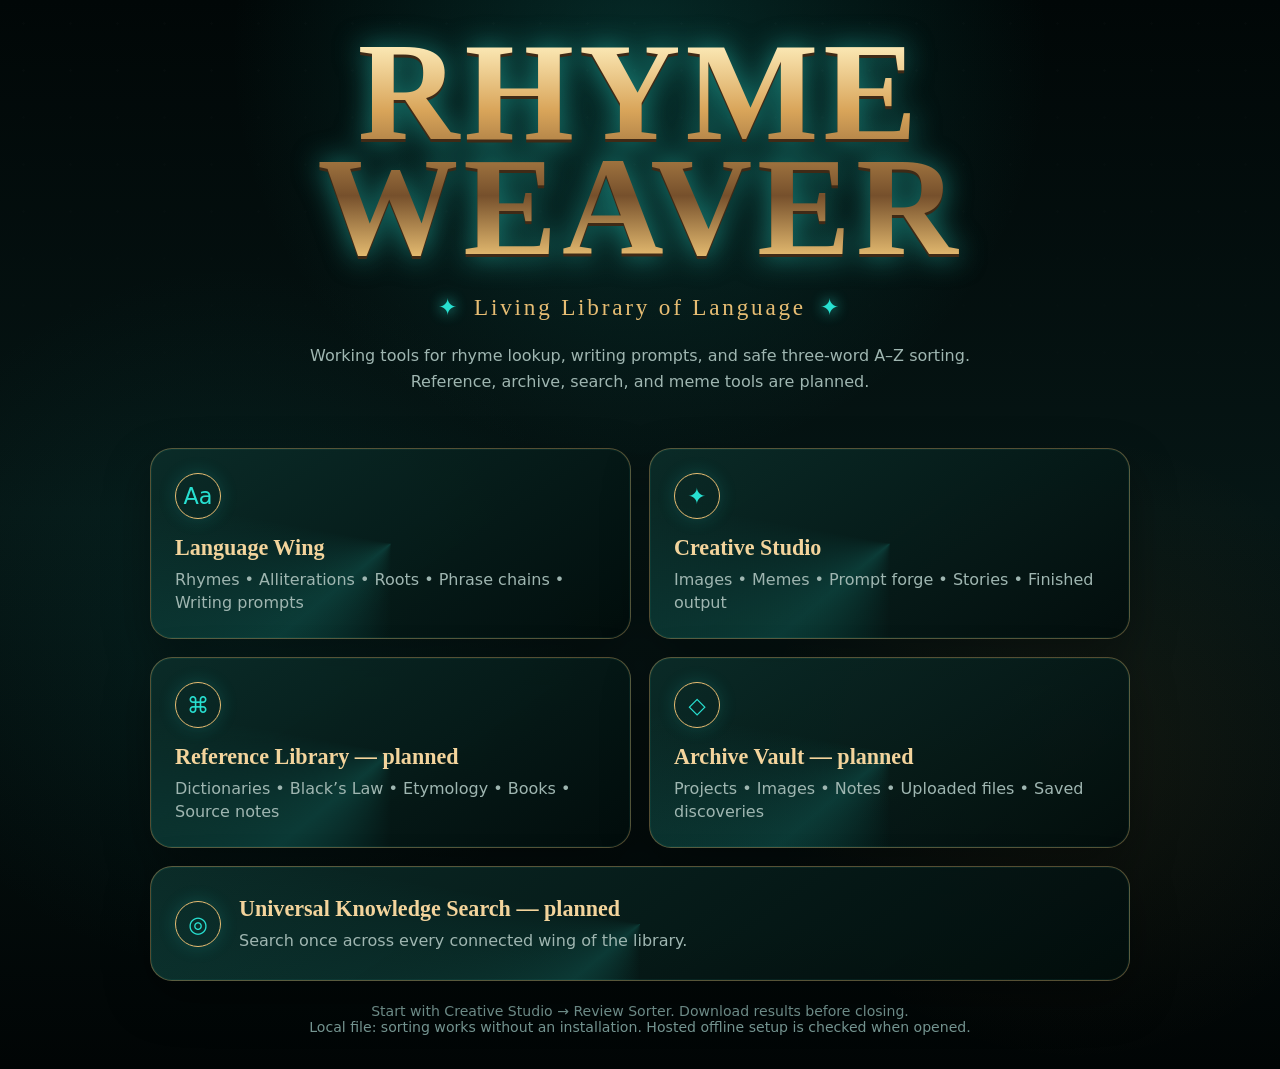
<file: index.html>
<!DOCTYPE html>
<html lang="en">
<head>
<meta charset="UTF-8">
<meta name="viewport" content="width=device-width, initial-scale=1.0, viewport-fit=cover">
<meta name="theme-color" content="#061615">
<link rel="manifest" href="./manifest.json">
<link rel="apple-touch-icon" href="./icon-192.png">
<title>RhymeWeaver — Living Library of Language</title>
<style>
:root{--ink:#020807;--deep:#061615;--panel:rgba(5,25,23,.82);--teal:#28e0d1;--teal2:#0b8f88;--gold:#e7bd73;--gold2:#8f632d;--text:#f4ead7;--muted:#9fb6b1;--line:rgba(231,189,115,.36)}
*{box-sizing:border-box}html{scroll-behavior:smooth}body{margin:0;min-height:100vh;font-family:Inter,ui-sans-serif,system-ui,-apple-system,BlinkMacSystemFont,"Segoe UI",sans-serif;color:var(--text);background:
radial-gradient(circle at 50% 5%,rgba(17,132,122,.28),transparent 34%),
radial-gradient(circle at 18% 58%,rgba(10,112,105,.13),transparent 29%),
radial-gradient(circle at 84% 70%,rgba(198,139,57,.08),transparent 24%),
linear-gradient(180deg,#010707 0%,#061615 48%,#010505 100%);overflow-x:hidden}
body:before{content:"";position:fixed;inset:0;pointer-events:none;background-image:radial-gradient(circle,rgba(255,255,255,.12) 0 1px,transparent 1.5px);background-size:47px 47px;opacity:.14;mask-image:linear-gradient(to bottom,#000,transparent 78%)}
button,input,textarea,select{font:inherit}.hidden{display:none!important}
.shell{width:min(1240px,100%);margin:auto;padding:clamp(16px,3vw,34px)}
.hero{min-height:96vh;display:flex;flex-direction:column;justify-content:center;align-items:center;text-align:center;position:relative}
.brand{font-family:Georgia,"Times New Roman",serif;font-weight:900;letter-spacing:.035em;font-size:clamp(3.4rem,11vw,9rem);line-height:.82;margin:0;background:linear-gradient(180deg,#fff0bf 2%,#d9a55a 33%,#76502c 70%,#f3c979 100%);-webkit-background-clip:text;background-clip:text;color:transparent;filter:drop-shadow(0 3px 0 #3f2a16) drop-shadow(0 0 14px rgba(45,224,209,.52));text-transform:uppercase}
.tagline{margin:28px 0 10px;color:var(--gold);font-family:Georgia,"Times New Roman",serif;letter-spacing:.12em;font-size:clamp(.9rem,2.1vw,1.45rem)}
.tagline:before,.tagline:after{content:"✦";color:var(--teal);margin:0 14px;text-shadow:0 0 14px var(--teal)}
.intro{max-width:680px;color:var(--muted);line-height:1.65;margin:12px auto 28px}
.portal-grid{width:min(100%,980px);display:grid;grid-template-columns:repeat(2,minmax(0,1fr));gap:18px;margin-top:24px}
.portal{position:relative;text-align:left;padding:24px;border:1px solid var(--line);border-radius:22px;background:linear-gradient(145deg,rgba(12,47,43,.86),rgba(2,13,12,.9));color:var(--text);box-shadow:inset 0 0 0 1px rgba(40,224,209,.06),0 18px 45px rgba(0,0,0,.35);cursor:pointer;min-height:150px;overflow:hidden;transition:.3s ease}
.portal:before{content:"";position:absolute;inset:-50%;background:conic-gradient(from 180deg,transparent,rgba(40,224,209,.16),transparent 28%);transform:rotate(0);transition:.6s ease}
.portal:hover,.portal:focus-visible{transform:translateY(-5px);border-color:rgba(40,224,209,.72);box-shadow:0 22px 58px rgba(0,0,0,.5),0 0 28px rgba(40,224,209,.17);outline:none}.portal:hover:before{transform:rotate(50deg)}
.portal>*{position:relative;z-index:1}.portal-icon{display:grid;place-items:center;width:46px;height:46px;border-radius:50%;border:1px solid var(--gold);color:var(--teal);font-size:1.4rem;box-shadow:0 0 18px rgba(40,224,209,.18);margin-bottom:16px}.portal h2{margin:0 0 7px;font-family:Georgia,"Times New Roman",serif;font-size:1.38rem;color:#f3d49c}.portal p{margin:0;color:var(--muted);line-height:1.45}.portal.search{grid-column:1/-1;min-height:115px;display:grid;grid-template-columns:auto 1fr;gap:18px;align-items:center}.portal.search .portal-icon{margin:0}
.enter-note{margin-top:22px;color:#789995;font-size:.88rem}
.workspace{padding:20px 0 70px;animation:rise .45s ease}.topbar{position:sticky;top:0;z-index:20;display:flex;gap:12px;align-items:center;justify-content:space-between;padding:12px 0 18px;background:linear-gradient(180deg,rgba(2,8,7,.96),rgba(2,8,7,.72),transparent);backdrop-filter:blur(8px)}
.home-btn,.nav-btn,.action{border:1px solid var(--line);background:linear-gradient(180deg,rgba(19,58,53,.94),rgba(5,23,21,.94));color:var(--text);padding:11px 15px;border-radius:12px;cursor:pointer;font-weight:700}.home-btn:hover,.nav-btn:hover,.action:hover{border-color:var(--teal);box-shadow:0 0 18px rgba(40,224,209,.14)}
.section-title{font-family:Georgia,"Times New Roman",serif;color:var(--gold);font-size:clamp(2rem,5vw,3.7rem);margin:25px 0 8px}.section-sub{color:var(--muted);margin:0 0 26px}.tabs{display:flex;gap:8px;flex-wrap:wrap;margin-bottom:18px}.nav-btn.active{color:#02110f;background:linear-gradient(180deg,#65f5e8,#20b9ae);border-color:#78fff1}
.card{background:linear-gradient(145deg,rgba(10,37,34,.93),rgba(2,14,13,.95));border:1px solid var(--line);border-radius:20px;padding:20px;margin:14px 0;box-shadow:0 18px 42px rgba(0,0,0,.25)}
.card h2,.card h3{font-family:Georgia,"Times New Roman",serif;color:#f0cc8c}.grid{display:grid;grid-template-columns:repeat(auto-fit,minmax(280px,1fr));gap:14px}
input,textarea,select{width:100%;border:1px solid rgba(159,182,177,.32);border-radius:12px;background:#020908;color:var(--text);padding:12px;margin:6px 0 10px}textarea{min-height:150px;resize:vertical}.action{margin:4px 6px 4px 0;background:linear-gradient(180deg,#d4a75f,#7e5528);color:#110b04;border-color:#efce91}.out{white-space:pre-wrap;background:#010706;border:1px solid rgba(40,224,209,.2);border-radius:13px;padding:14px;min-height:100px;max-height:430px;overflow:auto;color:#dce9e5}.status{color:var(--teal);margin-top:8px}.az button{width:44px;height:40px;margin:4px;border-radius:10px;border:1px solid var(--line);background:#071d1b;color:var(--gold);cursor:pointer}
button:disabled{opacity:.5;cursor:not-allowed} .grid>*{min-width:0} .out{overflow-wrap:anywhere}
.placeholder{padding:30px;text-align:center;border:1px dashed rgba(40,224,209,.34);border-radius:18px;color:var(--muted)}
@keyframes rise{from{opacity:0;transform:translateY(14px)}to{opacity:1;transform:none}}
@media(max-width:720px){.hero{justify-content:flex-start;padding-top:72px}.portal-grid{grid-template-columns:1fr}.portal.search{grid-column:auto}.brand{font-size:clamp(3rem,18vw,5.4rem);line-height:.9}.tagline{letter-spacing:.05em}.tagline:before,.tagline:after{margin:0 6px}.portal{min-height:132px;padding:20px}}
</style>
</head>
<body>
<main class="shell">
<section id="home" class="hero">
<h1 class="brand">Rhyme<br>Weaver</h1>
<div class="tagline">Living Library of Language</div>
<p class="intro">Working tools for rhyme lookup, writing prompts, and safe three-word A–Z sorting. Reference, archive, search, and meme tools are planned.</p>
<div class="portal-grid">
<button class="portal" onclick="openWing('language')"><span class="portal-icon">Aa</span><h2>Language Wing</h2><p>Rhymes • Alliterations • Roots • Phrase chains • Writing prompts</p></button>
<button class="portal" onclick="openWing('creative')"><span class="portal-icon">✦</span><h2>Creative Studio</h2><p>Images • Memes • Prompt forge • Stories • Finished output</p></button>
<button class="portal" onclick="openWing('reference')"><span class="portal-icon">⌘</span><h2>Reference Library — planned</h2><p>Dictionaries • Black’s Law • Etymology • Books • Source notes</p></button>
<button class="portal" onclick="openWing('archive')"><span class="portal-icon">◇</span><h2>Archive Vault — planned</h2><p>Projects • Images • Notes • Uploaded files • Saved discoveries</p></button>
<button class="portal search" onclick="openWing('search')"><span class="portal-icon">◎</span><span><h2>Universal Knowledge Search — planned</h2><p>Search once across every connected wing of the library.</p></span></button>
</div>
<div class="enter-note">Start with Creative Studio → Review Sorter. Download results before closing.
<div id="offlineStatus" role="status">Local file: sorting works without an installation. Hosted offline setup is checked when opened.</div></div>
</section>
<section id="workspace" class="workspace hidden">
<div class="topbar"><button class="home-btn" onclick="goHome()">← Grand Hall</button><div id="crumb" style="color:var(--gold);font-family:Georgia,serif">RhymeWeaver</div></div>
<h2 id="wingTitle" class="section-title"></h2><p id="wingSub" class="section-sub"></p>
<div id="languageWing" class="wing hidden">
<div class="card"><h2>Load Rhyme DNA Database</h2><input id="dbFile" type="file" accept=".jsonl,.json,.txt"><button class="action" onclick="loadDB()">Load Database</button><div id="dbStatus" class="status">No database loaded.</div></div>
<div class="tabs"><button class="nav-btn active" onclick="showTool('finder',this)">Rhyme Finder</button><button class="nav-btn" onclick="showTool('chains',this)">Phrase Chains</button><button class="nav-btn" onclick="showTool('lines',this)">Alliteration Lines</button><button class="nav-btn" onclick="showTool('prompts',this)">Writing Prompts</button><button class="nav-btn" onclick="showTool('analyzer',this)">Text Analyzer</button></div>
<div id="finder" class="tool"><div class="grid"><div class="card"><h2>Perfect Rhyme Finder</h2><input id="wordInput" placeholder="Type a word, such as flame"><button class="action" onclick="findRhymes()">Find Rhymes</button><button class="action" onclick="showAZButtons()">Show A–Z</button><div id="azButtons" class="az"></div></div><div class="card"><h2>Results</h2><div id="finderOut" class="out">Load the database first.</div></div></div></div>
<div id="chains" class="tool hidden"><div class="card"><h2>Phrase Chain Builder</h2><input id="chainLetter" maxlength="1" placeholder="Letter B"><button class="action" onclick="makeChain()">Generate Chain</button><div id="chainOut" class="out"></div></div></div>
<div id="lines" class="tool hidden"><div class="card"><h2>Alliteration Line Generator</h2><input id="lineLetter" maxlength="1" placeholder="Letter S"><button class="action" onclick="makeLine()">Generate Line</button><div id="lineOut" class="out"></div></div></div>
<div id="prompts" class="tool hidden"><div class="card"><h2>Writing Prompts</h2><input id="promptLetter" maxlength="1" placeholder="Letter M"><button class="action" onclick="makePrompt()">Generate Prompt</button><div id="promptOut" class="out"></div></div></div>
<div id="analyzer" class="tool hidden"><div class="card"><h2>Text Analyzer</h2><textarea id="analyzeInput" placeholder="Paste a poem, phrase, or paragraph..."></textarea><button class="action" onclick="analyzeText()">Analyze</button><div id="analyzeOut" class="out"></div></div></div>
</div>
<div id="creativeWing" class="wing hidden">
<div class="tabs"><button class="nav-btn active" onclick="showCreative('imagePrompts',this)">Image Prompt Forge</button><button class="nav-btn" onclick="showCreative('review',this)">Review Sorter</button><button class="nav-btn" onclick="showCreative('meme',this)">Alliteration Meme Studio — planned</button></div>
<div id="imagePrompts" class="creativeTool"><div class="card"><h2>AI Image Prompt Forge</h2><p>Turn a rhyme, alliteration, poem, or theme into a polished image direction.</p><textarea id="pmTheme" placeholder="COSMIC CURRENT CARRIES COINS"></textarea><select id="pmStyle"><option value="hyperdynamic">Hyper-Dynamic 8K</option><option value="cosmic">Cosmic Archive Pipeline</option><option value="lexicon">Living Lexicon Codex</option><option value="rhymewriter">Rhyme Writer Vision</option><option value="fantasy">Fantasy Ethereal Realm</option><option value="gothic">Dark Gothic</option></select><button class="action" onclick="runImagePrompt()">Generate Prompt</button><button class="action" onclick="copyPositivePrompt()">Copy Positive</button><button class="action" onclick="downloadImagePrompt()">Download TXT</button><h3>Positive Prompt</h3><textarea id="pmPositive" readonly></textarea><h3>Negative Prompt</h3><textarea id="pmNegative" readonly></textarea></div></div>
<div id="review" class="creativeTool hidden"><div class="card">
<h2>Three-word A–Z Review Sorter</h2>
<p>Paste text or choose one UTF-8 .txt file. Keeps lines with at least three words, removes punctuation, uppercases, deduplicates this batch, and sorts A–Z. This does not grade alliteration or update a master archive.</p>
<label for="reviewFile">Choose one text file</label><input id="reviewFile" type="file" accept=".txt,text/plain" onchange="loadReviewFile()">
<label for="reviewInput">Original text (never edited by sorting)</label><textarea id="reviewInput" placeholder="Paste lines here..." oninput="reviewSource='Pasted or edited text';invalidateReview()"></textarea>
<button id="sortButton" class="action" onclick="sortReview()">Clean · Sort A–Z</button>
<p id="reviewStatus" class="status" role="status">Ready. No database needed. Nothing is saved automatically.</p>
<button class="action reviewExport" disabled onclick="exportReview('clean')">Download clean A–Z</button>
<button class="action reviewExport" disabled onclick="exportReview('review')">Download review — not deleted</button>
<button class="action reviewExport" disabled onclick="exportReview('duplicates')">Download duplicates</button>
<button class="action reviewExport" disabled onclick="exportReview('original')">Download source text copy</button>
<button class="action reviewExport" disabled onclick="exportReview('log')">Download process log</button>
<div class="grid"><div><h3>Clean candidates — 3+ words</h3><div id="approvedOut" class="out"></div></div><div><h3>Review — original lines with reasons</h3><div id="reviewOut" class="out"></div></div></div>
</div></div>
<div id="meme" class="creativeTool hidden"><div class="card"><h2>Alliteration Meme Studio — planned</h2><div class="placeholder">The clickable studio chamber is ready. The next build connects templates, exact text placement, and export.</div></div></div>
</div>
<div id="referenceWing" class="wing hidden"><div class="card"><h2>Reference Library — planned</h2><div class="placeholder">Future shelves: dictionaries, Black’s Law, etymology, source books, citations, and searchable excerpts.</div></div></div>
<div id="archiveWing" class="wing hidden"><div class="card"><h2>Archive Vault — planned</h2><div class="placeholder">Future vault: projects, images, prompts, notes, books, uploads, favorites, and version history.</div></div></div>
<div id="searchWing" class="wing hidden"><div class="card"><h2>Universal Knowledge Search — planned</h2><input disabled aria-label="Search is not available yet" placeholder="Search is not available yet"><button class="action" disabled>Search — not available yet</button><div class="placeholder">The universal index will connect once the reference and archive collections are loaded.</div></div></div>
</section>
</main>
<script>
let words={},rhymeIndex={},letterIndex={},approved=[],review=[];const letters="ABCDEFGHIJKLMNOPQRSTUVWXYZ".split("");
const wingMeta={language:['Language Wing','Rhymes, alliterations, roots, phrase chains, and writing intelligence.'],creative:['Creative Studio','Build polished prompts, memes, images, stories, and finished output.'],reference:['Reference Library','Dictionaries, law, etymology, source books, and preserved knowledge.'],archive:['Archive Vault','Projects, images, notes, files, favorites, and evolving memory.'],search:['Universal Knowledge Search','One search across the entire living library.']};
function openWing(name){document.getElementById('home').classList.add('hidden');document.getElementById('workspace').classList.remove('hidden');document.querySelectorAll('.wing').forEach(x=>x.classList.add('hidden'));document.getElementById(name+'Wing').classList.remove('hidden');document.getElementById('wingTitle').textContent=wingMeta[name][0];document.getElementById('wingSub').textContent=wingMeta[name][1];document.getElementById('crumb').textContent='RhymeWeaver • '+wingMeta[name][0];window.scrollTo({top:0,behavior:'smooth'})}
function goHome(){document.getElementById('workspace').classList.add('hidden');document.getElementById('home').classList.remove('hidden');window.scrollTo({top:0,behavior:'smooth'})}
function showTool(id,btn){document.querySelectorAll('.tool').forEach(x=>x.classList.add('hidden'));document.getElementById(id).classList.remove('hidden');btn.parentElement.querySelectorAll('.nav-btn').forEach(x=>x.classList.remove('active'));btn.classList.add('active')}
function showCreative(id,btn){document.querySelectorAll('.creativeTool').forEach(x=>x.classList.add('hidden'));document.getElementById(id).classList.remove('hidden');btn.parentElement.querySelectorAll('.nav-btn').forEach(x=>x.classList.remove('active'));btn.classList.add('active')}
async function loadDB(){const f=document.getElementById('dbFile').files[0];if(!f){alert('Choose your JSONL database first.');return}document.getElementById('dbStatus').textContent='Loading database...';const text=await f.text();words={};rhymeIndex={};letterIndex={};let count=0;for(const line of text.split(/\r?\n/).filter(Boolean)){try{const r=JSON.parse(line),w=(r.word||r.entry||'').toLowerCase();if(!w)continue;words[w]=r;const rk=r.rhyme_key||r.rhyme_key_unstressed||'';if(rk)(rhymeIndex[rk]??=[]).push(w);const fl=(w[0]||'').toUpperCase();if(/[A-Z]/.test(fl))(letterIndex[fl]??=[]).push(w);count++}catch(e){}}Object.keys(letterIndex).forEach(k=>letterIndex[k].sort());document.getElementById('dbStatus').textContent='Loaded '+count+' words.';document.getElementById('finderOut').textContent='Database loaded. Type a word and tap Find Rhymes.';showAZButtons()}
function needDB(){if(!Object.keys(words).length){alert('Load the database first.');return false}return true}
function findRhymes(){if(!needDB())return;const w=document.getElementById('wordInput').value.trim().toLowerCase(),r=words[w];if(!r){document.getElementById('finderOut').textContent=w+' not found.';return}const rk=r.rhyme_key||r.rhyme_key_unstressed||'',rh=(rhymeIndex[rk]||[]).filter(x=>x!==w).slice(0,200);document.getElementById('finderOut').textContent='WORD: '+w.toUpperCase()+'\nPRONUNCIATION: '+(r.pronunciation||'')+'\nSYLLABLES: '+(r.syllables||'')+'\nRHYME KEY: '+rk+'\nALLITERATION KEY: '+(r.alliteration_key||'')+'\n\nPERFECT RHYMES:\n'+(rh.join(', ')||'None found.')}
function showAZButtons(){const box=document.getElementById('azButtons');box.innerHTML='';letters.forEach(l=>{const b=document.createElement('button');b.textContent=l;b.onclick=()=>showLetter(l);box.appendChild(b)})}
function showLetter(l){if(!needDB())return;document.getElementById('finderOut').textContent=l+' WORDS:\n\n'+(letterIndex[l]||[]).slice(0,500).join(', ')}
function pick(arr,n){const pool=[...arr],out=[];while(out.length<n&&pool.length)out.push(pool.splice(Math.floor(Math.random()*pool.length),1)[0]);return out}
function makeChain(){if(!needDB())return;const l=(document.getElementById('chainLetter').value||'B').toUpperCase();document.getElementById('chainOut').textContent=pick(letterIndex[l]||[],8).join(' • ').toUpperCase()}
function makeLine(){if(!needDB())return;const l=(document.getElementById('lineLetter').value||'S').toUpperCase(),p=pick(letterIndex[l]||[],6);document.getElementById('lineOut').textContent=p.length?p.map(x=>x.toUpperCase()).join(' ')+'.':'No words found.'}
function makePrompt(){if(!needDB())return;const l=(document.getElementById('promptLetter').value||'M').toUpperCase(),p=pick(letterIndex[l]||[],5).map(x=>x.toUpperCase());document.getElementById('promptOut').textContent='Write four lines using:\n\n'+p.join(', ')+'\n\nRule: keep the opening sound strong and finish with rhyme.'}
const PROMPT_STYLES={hyperdynamic:'8K, ultra-detailed, cinematic lighting, volumetric depth, sharp focus, premium composition',cosmic:'cosmic archive, glowing teal plasma, gold sacred technology, galactic library, deep black atmosphere, 8K',lexicon:'living lexicon codex, illuminated dictionary, gold ink, teal energy, ancient cosmic parchment, hyper-detailed',rhymewriter:'poetic sound waves becoming imagery, glowing syllables, phonetic light, lyrical atmosphere, cinematic detail',fantasy:'ethereal fantasy realm, magical particles, luminous mist, epic scale, painterly detail',gothic:'dark gothic architecture, gold ornament, teal firelight, dramatic chiaroscuro, atmospheric detail'};
const NEGATIVE_PROMPT='blurry, low quality, deformed, unreadable text, misspelled words, watermark, flat lighting, cluttered layout, JPEG artifacts';
function runImagePrompt(){const theme=document.getElementById('pmTheme').value.trim();if(!theme){alert('Enter an idea first.');return}const style=PROMPT_STYLES[document.getElementById('pmStyle').value]||PROMPT_STYLES.hyperdynamic;document.getElementById('pmPositive').value=theme+', '+style+', masterpiece, high contrast, polished final output';document.getElementById('pmNegative').value=NEGATIVE_PROMPT}
function copyPositivePrompt(){const t=document.getElementById('pmPositive').value;if(!t){alert('Generate a prompt first.');return}if(!navigator.clipboard){document.getElementById('pmPositive').select();alert('Text selected. Press Ctrl+C or use Copy.');return}navigator.clipboard.writeText(t).then(()=>alert('Prompt copied.')).catch(()=>alert('Select the text and copy manually.'))}
function downloadImagePrompt(){downloadText('RHYMEWEAVER_IMAGE_PROMPT.txt','POSITIVE PROMPT:\n'+document.getElementById('pmPositive').value+'\n\nNEGATIVE PROMPT:\n'+document.getElementById('pmNegative').value)}
let reviewSource='Pasted text', reviewBatch=null, reviewLoadId=0;
function cleanLine(s){return String(s).normalize('NFKC').replace(/['’]/g,'').toUpperCase().replace(/[^A-Z\s]/g,' ').replace(/\s+/g,' ').trim()}
function invalidateReview(){reviewLoadId++;document.getElementById('sortButton').disabled=false;reviewBatch=null;document.querySelectorAll('.reviewExport').forEach(b=>b.disabled=true);document.getElementById('approvedOut').textContent='';document.getElementById('reviewOut').textContent='';document.getElementById('reviewStatus').textContent='Input changed. Sort again before downloading.'}
async function loadReviewFile(){
 const f=document.getElementById('reviewFile').files[0];if(!f)return;
 invalidateReview();const id=reviewLoadId;
 document.getElementById('sortButton').disabled=true;
 try{
  if(!/\.txt$/i.test(f.name))throw new Error('Choose a plain UTF-8 .txt file; convert Apple/Word files first.');
  if(f.size>25*1024*1024)throw new Error('Please use one text file under 25 MB for this browser tool.');
  const text=new TextDecoder('utf-8',{fatal:true}).decode(await f.arrayBuffer());
  if(id!==reviewLoadId)return;
  if(text.includes('\0'))throw new Error('This looks like a binary file. Choose plain UTF-8 text.');
  document.getElementById('reviewInput').value=text;reviewSource=f.name;
  document.getElementById('reviewStatus').textContent='Loaded '+f.name+'. Press Clean · Sort A–Z.';
 }catch(e){if(id===reviewLoadId)document.getElementById('reviewStatus').textContent=e.message}
 finally{if(id===reviewLoadId)document.getElementById('sortButton').disabled=false}
}
function processReview(text,source){
 const clean=[],held=[],duplicates=[],seen=new Set(),counts={};
 const rawLines=text===''?[]:text.split(/\r\n|\n|\r/);
 // A terminal newline terminates the last record rather than adding another.
 if(rawLines.length&&rawLines[rawLines.length-1]==='')rawLines.pop();
 rawLines.forEach((raw,i)=>{
  const normalized=raw.normalize('NFKC'),line=cleanLine(raw),wc=line?line.split(' ').length:0;
  const foreignLetters=normalized.replace(/[a-zA-Z]/g,'').match(/\p{L}/u);
  let reason='';
  if(!raw.trim())reason='BLANK';
  else if(/<\/?[a-z][^>]*>|^\s*(?:const|let|var|function|import)\s|^\s*[{}]/i.test(raw))reason='CODE_LIKE';
  else if(foreignLetters||/[\uFFFD\u0000-\u0008\u000B\u000C\u000E-\u001F]/.test(raw))reason='CHARACTERS_NEED_REVIEW';
  else if(wc<3)reason=wc===2?'TWO_WORDS':wc===1?'ONE_WORD':'NO_WORDS';
  else if(seen.has(line))reason='DUPLICATE';
  if(reason){const record={line:i+1,reason,raw,normalized:line};held.push(record);counts[reason]=(counts[reason]||0)+1;if(reason==='DUPLICATE')duplicates.push(record)}
  else{seen.add(line);clean.push(line)}
 });
 clean.sort();return {source,created:new Date().toISOString(),original:text,clean,held,duplicates,counts,inputLines:rawLines.length};
}
function reviewRows(rows){return rows.map(r=>'LINE '+r.line+' | '+r.reason+' | '+r.raw).join('\n')}
function sortReview(){
 const input=document.getElementById('reviewInput').value;
 if(!input.trim()){invalidateReview();document.getElementById('reviewStatus').textContent='Paste text or choose a .txt file first.';return}
 reviewBatch=processReview(input,reviewSource);approved=reviewBatch.clean;review=reviewBatch.held.map(r=>r.raw);
 document.getElementById('approvedOut').textContent=approved.slice(0,500).join('\n')||'No clean candidates.';
 document.getElementById('reviewOut').textContent=reviewRows(reviewBatch.held.slice(0,500))||'No review lines.';
 document.getElementById('reviewStatus').textContent=reviewBatch.inputLines+' input lines · '+approved.length+' clean · '+review.length+' review (including '+reviewBatch.duplicates.length+' duplicates). Preview: first 500 per panel; downloads include all. Download before closing.';
 document.querySelectorAll('.reviewExport').forEach(b=>b.disabled=false);
}
function exportReview(kind){
 if(!reviewBatch)return;const b=reviewBatch,stamp=b.created.replace(/[:.]/g,'-');
 const outputs={clean:['CLEAN_AZ',b.clean.join('\n')],review:['REVIEW_NOT_DELETED',reviewRows(b.held)],duplicates:['DUPLICATES',reviewRows(b.duplicates)],original:['SOURCE_TEXT_COPY',b.original],log:['PROCESS_LOG',JSON.stringify({source:b.source,created:b.created,rule:'At least 3 words; ASCII letters/spaces; uppercase; batch deduplication; A-Z',inputLines:b.inputLines,clean:b.clean.length,review:b.held.length,duplicates:b.duplicates.length,reasons:b.counts,accountingPassed:b.inputLines===b.clean.length+b.held.length,masterUpdated:false,automaticSaving:false},null,2)]};
 const out=outputs[kind];if(out)downloadText('RHYMEWEAVER_'+stamp+'_'+out[0]+'.txt',out[1]);
}
function analyzeText(){const text=document.getElementById('analyzeInput').value,ws=text.toLowerCase().match(/[a-z']+/g)||[],counts={},endings={};ws.forEach(w=>{const fl=w[0].toUpperCase();counts[fl]=(counts[fl]||0)+1;const r=words[w],rk=r?(r.rhyme_key||r.rhyme_key_unstressed):w.slice(-3);endings[rk]=(endings[rk]||0)+1});document.getElementById('analyzeOut').textContent='WORD COUNT: '+ws.length+'\n\nTOP STARTING LETTERS:\n'+Object.entries(counts).sort((a,b)=>b[1]-a[1]).slice(0,10).map(x=>x[0]+': '+x[1]).join('\n')+'\n\nTOP RHYME KEYS:\n'+Object.entries(endings).sort((a,b)=>b[1]-a[1]).slice(0,10).map(x=>x[0]+': '+x[1]).join('\n')}
function downloadText(filename,text){const blob=new Blob([text||''],{type:'text/plain'}),url=URL.createObjectURL(blob),a=document.createElement('a');a.href=url;a.download=filename;document.body.appendChild(a);a.click();a.remove();setTimeout(()=>URL.revokeObjectURL(url),30000)}

if(location.protocol==='https:'||location.hostname==='localhost'||location.hostname==='127.0.0.1'){
 const status=document.getElementById('offlineStatus');
 if('serviceWorker' in navigator){
  status.textContent='Checking offline setup…';
  navigator.serviceWorker.register('./service-worker.js').then(()=>navigator.serviceWorker.ready).then(()=>{status.textContent='Offline shell ready. Your text and database are NOT automatically saved.'}).catch(()=>{status.textContent='Offline setup failed. Keep this tab online; download results before closing.'});
 }else status.textContent='Offline installation is unavailable in this browser. Sorting still works in this tab.';
}
</script>
</body>
</html>
</file>
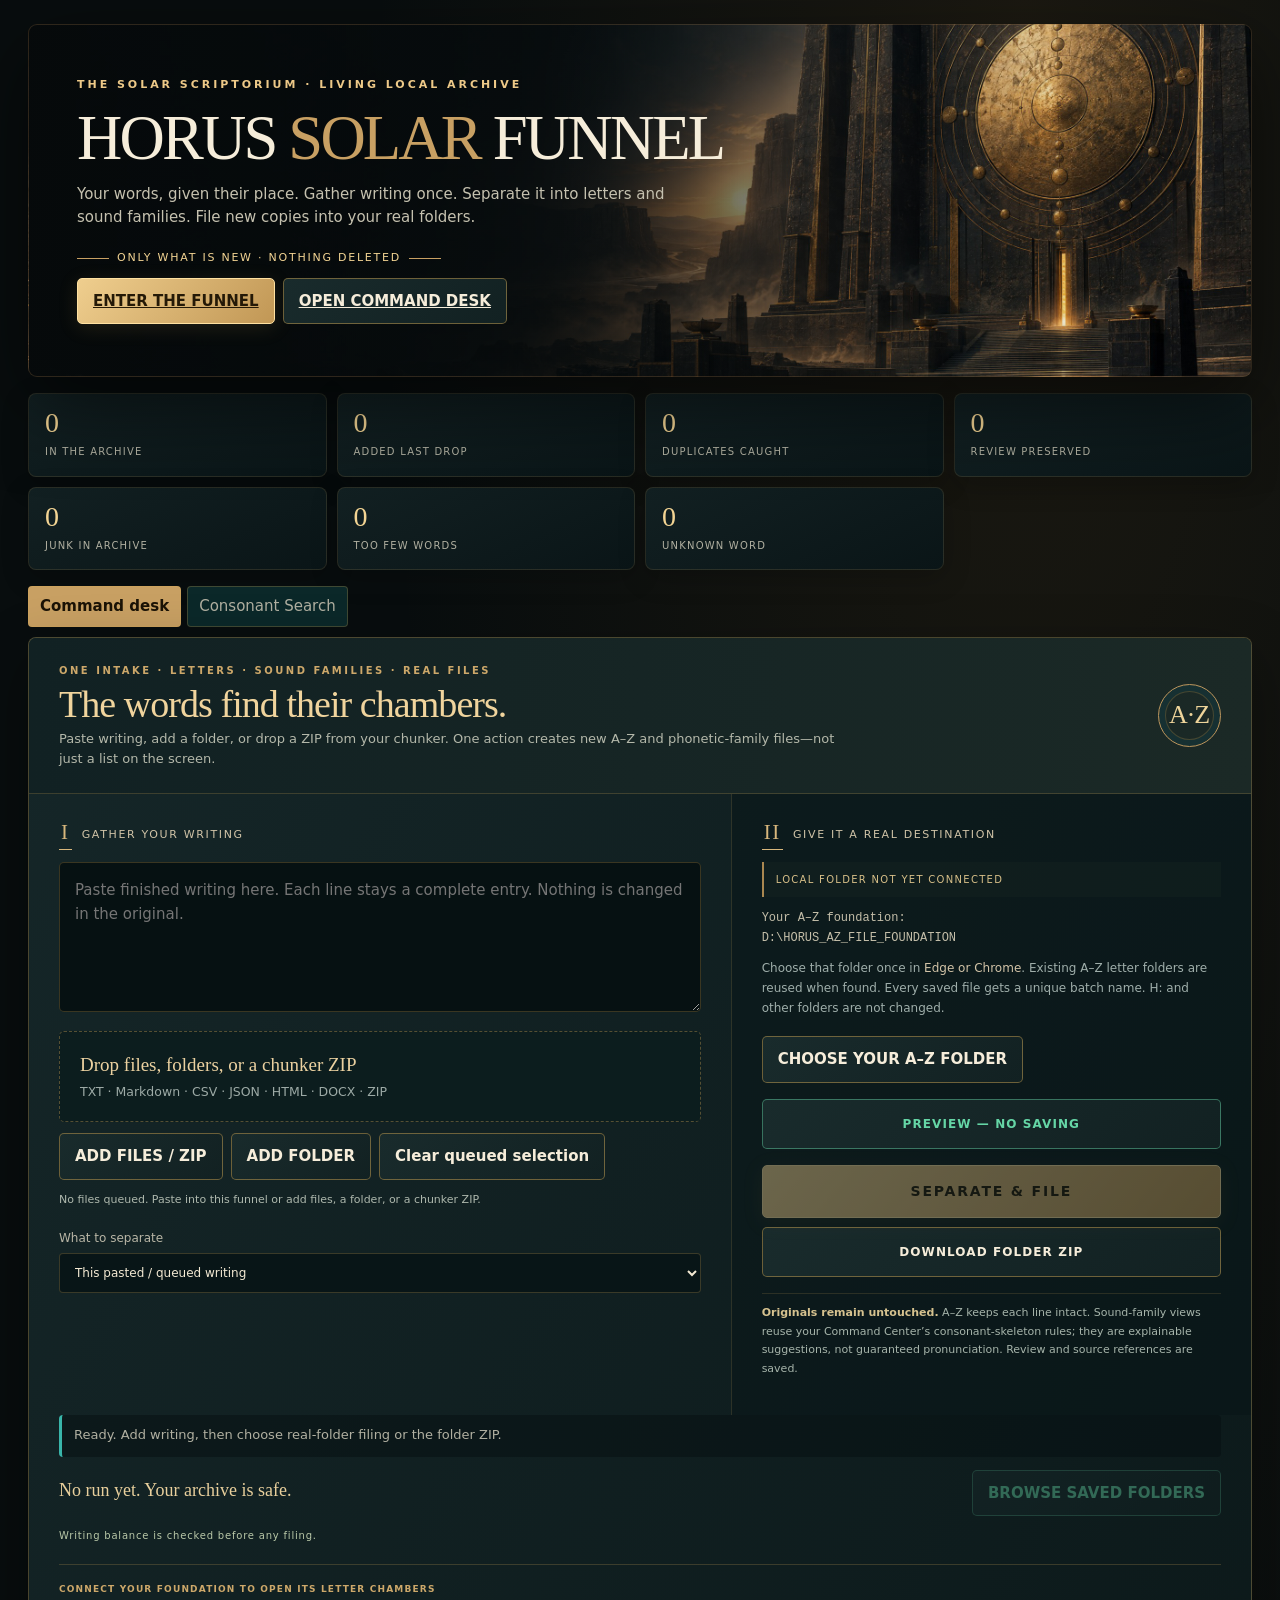
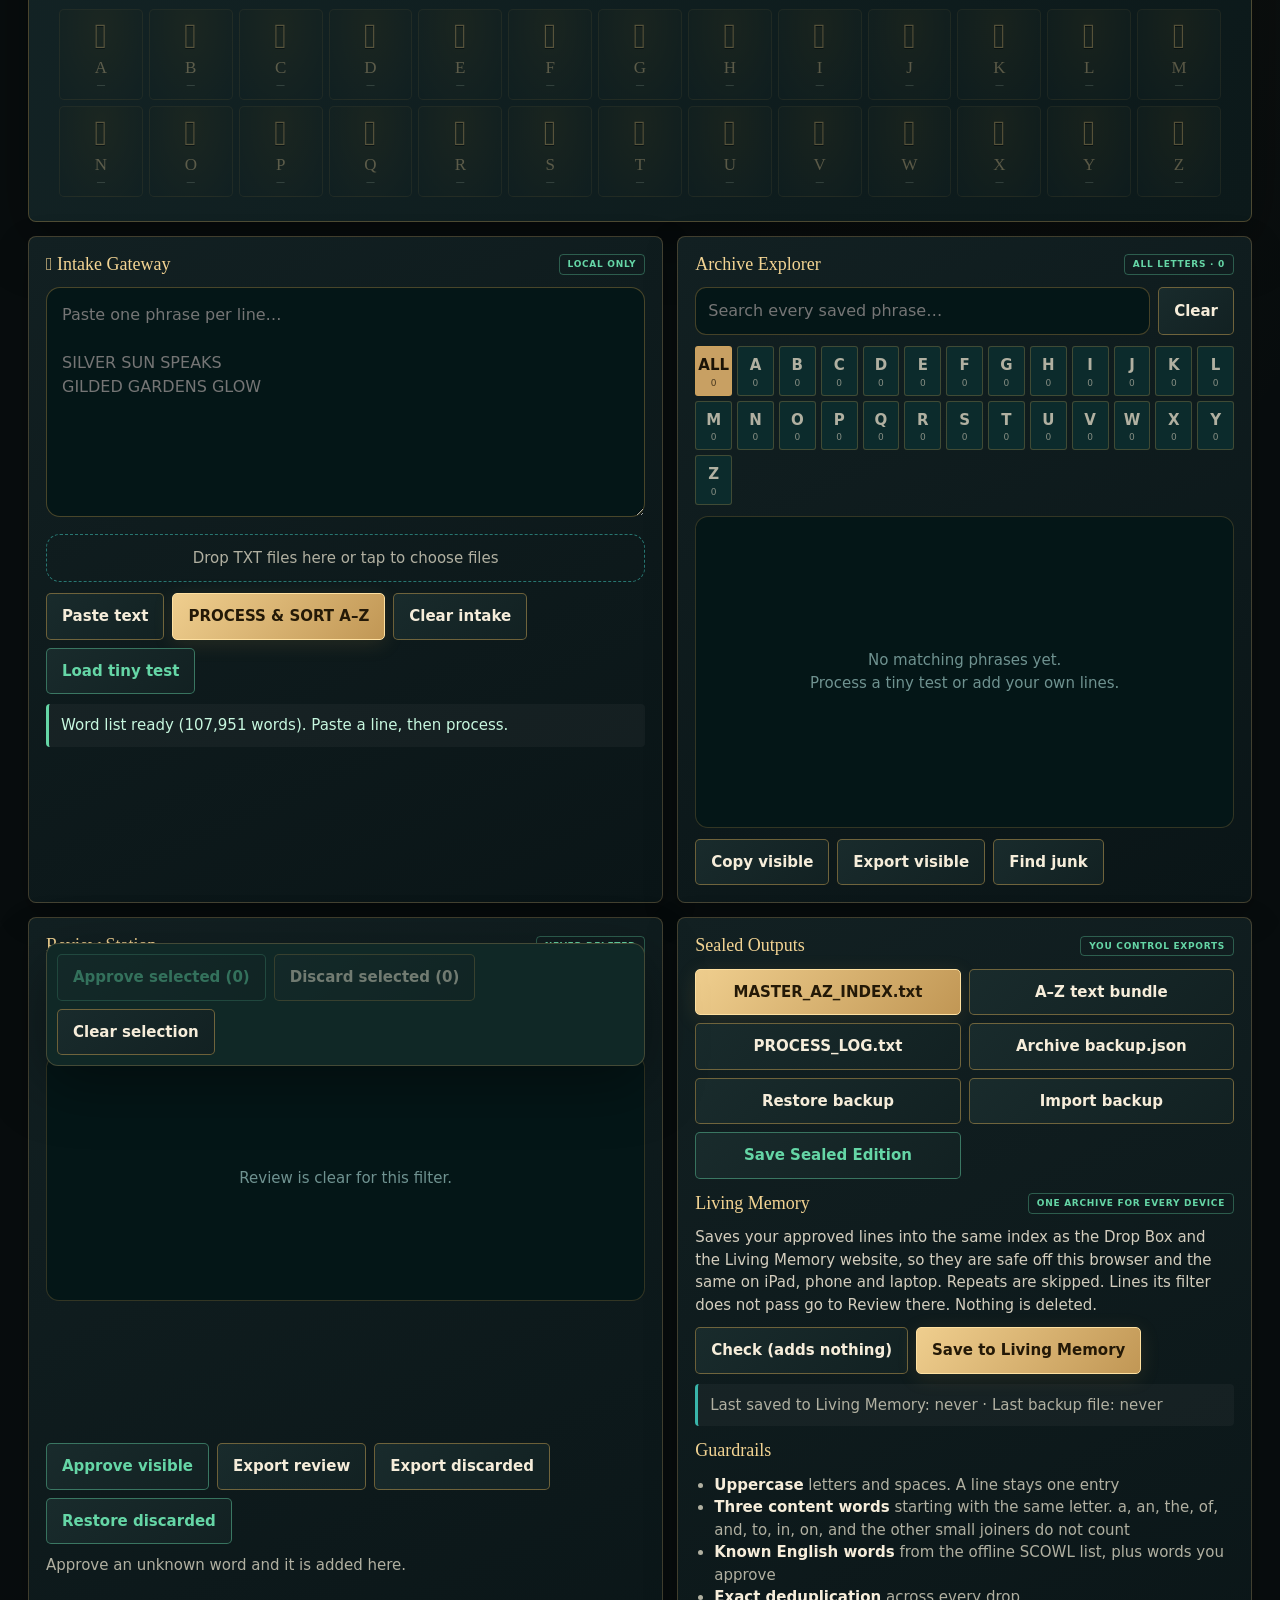
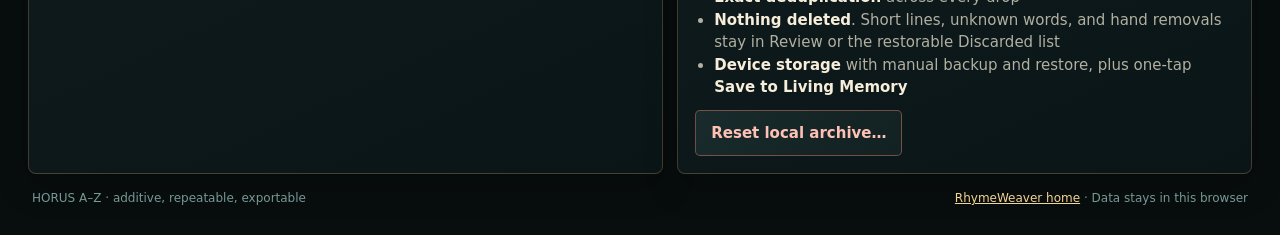
<file: horus-command-center.html>
<!doctype html>
<html lang="en">
<head>
  <meta charset="utf-8">
  <meta name="viewport" content="width=device-width,initial-scale=1,viewport-fit=cover">
  <meta name="theme-color" content="#071b1c">
  <title>HORUS Solar Funnel · A–Z Command Center</title>
  <link rel="icon" href="data:image/svg+xml,%3Csvg xmlns='http://www.w3.org/2000/svg' viewBox='0 0 32 32'%3E%3Crect width='32' height='32' rx='7' fill='%23041112'/%3E%3Ccircle cx='16' cy='16' r='7.5' fill='none' stroke='%23d9aa52' stroke-width='2'/%3E%3Ccircle cx='16' cy='16' r='2.5' fill='%23ffe08a'/%3E%3C/svg%3E">
  <style>
    :root{--ink:#041112;--deep:#071b1c;--panel:#0b292a;--panel2:#103536;--teal:#1a7773;--teal2:#39b5aa;--gold:#d9aa52;--gold2:#ffe08a;--cream:#f5ecd8;--muted:#9fb9b5;--danger:#e9826f;--ok:#65d6a6;--line:rgba(217,170,82,.25);--shadow:0 18px 60px rgba(0,0,0,.38);--radius:18px}
    *{box-sizing:border-box}
    html{color-scheme:dark;scroll-behavior:smooth}
    body{margin:0;min-height:100vh;background:radial-gradient(circle at 12% 0%,rgba(26,119,115,.2),transparent 35%),linear-gradient(135deg,#020a0b,#071b1c 45%,#041112);color:var(--cream);font:15px/1.5 Inter,ui-sans-serif,system-ui,-apple-system,"Segoe UI",sans-serif}
    button,input,textarea{font:inherit}
    button{touch-action:manipulation}
    .shell{width:min(1480px,100%);margin:auto;padding:18px}
    .mast{position:relative;overflow:hidden;border:1px solid var(--line);border-radius:24px;background:linear-gradient(120deg,rgba(16,53,54,.95),rgba(5,20,21,.98));box-shadow:var(--shadow);padding:24px 26px}
    .mast:after{content:"𓂀 𓋹 𓆣 𓂀";position:absolute;right:18px;top:-18px;color:rgba(217,170,82,.08);font:80px/1 serif;letter-spacing:16px;transform:rotate(-4deg);pointer-events:none}
    .eyebrow{color:var(--gold);font-size:12px;font-weight:800;letter-spacing:.2em;text-transform:uppercase}
    h1{margin:4px 0 2px;font:700 clamp(29px,5vw,54px)/1.03 Georgia,serif;color:var(--cream);letter-spacing:-.035em}
    h1 span{color:var(--gold)}
    .sub{margin:8px 0 0;color:var(--muted);max-width:850px}
    .motto{display:inline-flex;align-items:center;gap:8px;margin-top:14px;color:var(--gold2);font-size:13px}.motto:before,.motto:after{content:"";width:32px;height:1px;background:var(--gold)}
    .stats{display:grid;grid-template-columns:repeat(4,minmax(120px,1fr));gap:10px;margin:16px 0}
    .stat{border:1px solid var(--line);border-radius:15px;background:linear-gradient(145deg,rgba(16,53,54,.9),rgba(7,27,28,.92));padding:14px 16px;box-shadow:0 8px 28px rgba(0,0,0,.2)}
    .stat b{display:block;color:var(--gold2);font-size:24px;line-height:1.1}.stat span{color:var(--muted);font-size:12px;text-transform:uppercase;letter-spacing:.09em}
    .grid{display:grid;grid-template-columns:minmax(0,1.05fr) minmax(360px,.95fr);gap:14px}
    .card{min-width:0;border:1px solid var(--line);border-radius:var(--radius);background:rgba(8,30,31,.92);box-shadow:0 12px 34px rgba(0,0,0,.22);padding:17px}
    .card h2{display:flex;align-items:center;justify-content:space-between;gap:8px;margin:0 0 12px;color:var(--gold2);font:700 18px/1.2 Georgia,serif}
    .tag{border:1px solid rgba(101,214,166,.35);border-radius:999px;color:var(--ok);padding:3px 8px;font:700 10px/1.4 system-ui;letter-spacing:.08em;text-transform:uppercase}
    textarea{width:100%;min-height:230px;resize:vertical;border:1px solid rgba(217,170,82,.32);border-radius:14px;background:#041617;color:var(--cream);padding:15px;outline:none;font-size:16px;position:relative;z-index:2;-webkit-user-select:text;user-select:text;-webkit-touch-callout:default;touch-action:auto}
    textarea:focus,input:focus{border-color:var(--gold);box-shadow:0 0 0 3px rgba(217,170,82,.12)}
    .drop{position:relative;z-index:1;overflow:hidden;border:1px dashed rgba(57,181,170,.6);border-radius:14px;padding:12px;text-align:center;color:var(--muted);margin-top:10px;transition:.2s}.drop.over{background:rgba(57,181,170,.12);border-color:var(--gold)}
    .drop input{position:absolute;inset:0;opacity:0;cursor:pointer;width:100%;height:100%;font-size:16px}
    input[type="search"]{font-size:16px;-webkit-user-select:text;user-select:text}
    .actions{display:flex;flex-wrap:wrap;gap:8px;margin-top:11px}
    .btn{border:1px solid rgba(217,170,82,.45);border-radius:11px;background:linear-gradient(145deg,#183f3e,#0c292a);color:var(--cream);padding:10px 13px;font-weight:750;cursor:pointer;transition:.15s}.btn:hover{transform:translateY(-1px);border-color:var(--gold)}.btn:active{transform:translateY(0)}
    .btn.primary{background:linear-gradient(145deg,#e4ba67,#b47e2c);color:#1b1306;border-color:#f6d78f}.btn.safe{border-color:rgba(101,214,166,.45);color:var(--ok)}.btn.danger{border-color:rgba(233,130,111,.45);color:#ffc1b6}
    .notice{min-height:42px;margin-top:10px;border-radius:12px;padding:10px 12px;background:rgba(255,255,255,.035);color:var(--muted);border-left:3px solid var(--teal2)}.notice.ok{border-color:var(--ok);color:#c7f7df}.notice.warn{border-color:var(--gold);color:var(--gold2)}.notice.bad{border-color:var(--danger);color:#ffc1b6}
    .search{display:flex;gap:8px}.search input{flex:1;min-width:0;border:1px solid rgba(217,170,82,.3);border-radius:11px;background:#041617;color:var(--cream);padding:11px 12px;outline:none}
    .alphabet{display:grid;grid-template-columns:repeat(13,1fr);gap:5px;margin:11px 0}.letter{border:1px solid rgba(217,170,82,.25);border-radius:9px;background:#0c2b2c;color:var(--muted);padding:7px 2px;cursor:pointer;font-weight:800}.letter.on{background:var(--gold);color:#1b1306}.letter em{display:block;font:normal 9px/1 system-ui;margin-top:2px;opacity:.75}
    .results{height:312px;overflow:auto;border:1px solid rgba(217,170,82,.22);border-radius:13px;background:#041617;padding:7px}
    .row{display:flex;flex-wrap:wrap;gap:8px;align-items:flex-start;border-bottom:1px solid rgba(255,255,255,.06);padding:8px}.row:last-child{border:0}.row span{flex:1;min-width:140px;word-break:break-word}.mini{border:0;border-radius:7px;background:#123c3d;color:var(--gold2);padding:6px 8px;cursor:pointer;font-size:12px}
    .junkpanel{margin-top:10px;border:1px solid var(--line);border-radius:12px;padding:12px;color:var(--muted)}.junkpanel b{color:var(--gold2)}
    .junkreasons{margin:6px 0;color:var(--gold2);font-size:13px}
    .junkpreview{max-height:240px;overflow:auto;margin-top:8px;border:1px solid rgba(217,170,82,.22);border-radius:13px;background:#041617;padding:7px}
    .junkpreview:empty{display:none}
    .junkpreview .empty{height:auto;padding:12px}
    .review-tools{display:flex;align-items:center;gap:8px;margin:0 0 8px;color:var(--cream);font-size:16px}
    .review-tools[hidden]{display:none !important}
    .review-tools input,.row input.pick{width:22px;height:22px;accent-color:#d9aa52;flex:0 0 auto}
    .review-bar{position:sticky;bottom:8px;z-index:6;display:flex;flex-wrap:wrap;gap:8px;align-items:center;margin-top:8px;padding:10px;border:1px solid var(--line);border-radius:12px;background:#102826;box-shadow:var(--shadow);max-width:100%}
    .review-bar[hidden]{display:none !important}
    .allow{display:flex;flex-wrap:wrap;gap:6px;margin-top:10px;color:var(--muted);align-items:center}
    .toast{position:fixed;z-index:40;left:50%;bottom:16px;transform:translateX(-50%);display:flex;gap:12px;align-items:center;max-width:min(560px,calc(100% - 24px));border:1px solid var(--line);border-radius:14px;background:#102826;color:var(--cream);padding:12px 14px;box-shadow:var(--shadow)}
    .toast[hidden]{display:none}
    #desk[hidden],#consonant[hidden],#recoverNote[hidden]{display:none !important}
    #consonant{margin-top:14px}
    .cs-lesson{display:grid;grid-template-columns:repeat(3,minmax(0,1fr));gap:10px;margin:0 0 16px}
    .cs-lesson div{border:1px solid var(--line);border-top:2px solid var(--gold);border-radius:12px;background:linear-gradient(180deg,rgba(16,53,54,.9),rgba(7,27,28,.92));padding:12px 14px}
    .cs-lesson div:nth-child(2){border-top-color:var(--teal2)}
    .cs-lesson div:nth-child(3){border-top-color:#c3aef0}
    .cs-lesson h3{margin:0 0 4px;font:700 16px/1.2 Georgia,serif;color:var(--gold2)}
    .cs-lesson p{margin:0;color:var(--muted);font-size:14px}
    .cs-lesson code{color:var(--gold2)}
    .cs-sounds{display:flex;flex-wrap:wrap;gap:6px;margin:8px 0 14px}
    .cs-sd{background:#0c2b2c;border:1px solid rgba(217,170,82,.28);color:var(--cream);padding:8px 12px;border-radius:10px;cursor:pointer;font:13px/1.2 system-ui,sans-serif;text-align:center;min-width:52px}
    .cs-sd b{display:block;font:700 15px/1.2 Georgia,serif;color:var(--gold2)}
    .cs-sd small{color:var(--muted);font-size:10px}
    .cs-sd.on{background:var(--gold);border-color:var(--gold)}
    .cs-sd.on b,.cs-sd.on small{color:#1b1306}
    .cs-cols{display:grid;grid-template-columns:1fr 1fr;gap:12px}
    .cs-col{border:1px solid var(--line);border-radius:14px;background:#041617;padding:14px;min-height:120px}
    .cs-col.allit{border-left:3px solid var(--gold)}
    .cs-col.cons{border-left:3px solid var(--teal2)}
    .cs-col h3{margin:0 0 4px;font:700 18px/1.2 Georgia,serif;color:var(--gold2)}
    .cs-col.cons h3{color:var(--teal2)}
    .cs-n{color:var(--muted);font-size:12px;margin-bottom:8px}
    .cs-words{max-height:320px;overflow:auto;line-height:2}
    .cs-w{display:inline-block;padding:2px 8px;margin:0 4px 4px 0;border-radius:14px;cursor:pointer;background:rgba(217,170,82,.12);border:1px solid rgba(217,170,82,.28);color:var(--cream);font-size:14px}
    .cs-col.cons .cs-w{background:rgba(57,181,170,.12);border-color:rgba(57,181,170,.3)}
    .cs-w i{color:var(--muted);font-size:11px;font-style:normal;margin-left:4px}
    .cs-w em{font-style:normal;color:#fff;background:rgba(57,181,170,.5);border-radius:3px;padding:0 1px}
    .cs-q{width:100%;border:1px solid rgba(57,181,170,.4);border-radius:12px;background:#041617;color:var(--cream);padding:12px 14px;font-size:16px;outline:none}
    .cs-q:focus{border-color:var(--gold);box-shadow:0 0 0 3px rgba(217,170,82,.12)}
    .cs-look{margin-top:12px;border:1px solid var(--line);border-radius:14px;background:#041617;padding:14px 16px}
    .cs-look[hidden]{display:none !important}
    .cs-kv{margin-bottom:12px}
    .cs-kv b{display:block;color:var(--teal2);font:700 11px/1.3 system-ui,sans-serif;letter-spacing:.14em;text-transform:uppercase;margin-bottom:3px}
    .cs-kv .v{font:700 20px/1.3 Georgia,serif;color:var(--gold2);letter-spacing:.04em}
    .cs-kv p{margin:3px 0 0;color:var(--muted);font-size:13px}
    .cs-src{display:flex;flex-wrap:wrap;gap:6px;margin:8px 0}
    .cs-phrases{max-height:220px;overflow:auto;margin-top:8px}
    @media(max-width:820px){.cs-lesson,.cs-cols{grid-template-columns:1fr}}
    .empty{display:grid;place-items:center;height:100%;color:#6f9290;text-align:center;padding:25px}
    .tabs{display:flex;gap:6px;overflow:auto;margin-bottom:10px;min-width:0}.tab{white-space:nowrap;border:1px solid rgba(217,170,82,.25);border-radius:10px;background:#0b2829;color:var(--muted);padding:8px 11px;cursor:pointer}.tab.on{color:#1b1306;background:var(--gold);font-weight:800}
    .review{height:246px;overflow:auto;border:1px solid rgba(217,170,82,.22);border-radius:13px;background:#041617;padding:7px}
    .review .why{display:block;color:var(--danger);font-size:11px;margin-top:2px}
    .exports{display:grid;grid-template-columns:repeat(2,1fr);gap:8px}
    .rulelist{margin:0;padding-left:19px;color:var(--muted)}.rulelist strong{color:var(--cream)}
    footer{display:flex;justify-content:space-between;gap:12px;flex-wrap:wrap;color:#779895;font-size:12px;padding:15px 4px 4px}footer a{color:var(--gold2)}
    dialog{width:min(620px,calc(100% - 30px));border:1px solid var(--line);border-radius:18px;background:#082526;color:var(--cream);box-shadow:var(--shadow);padding:20px}dialog::backdrop{background:rgba(0,0,0,.72)}
    @media(max-width:900px){.grid{grid-template-columns:1fr}.stats{grid-template-columns:repeat(2,1fr)}.alphabet{grid-template-columns:repeat(9,1fr)}}
    @media(max-width:520px){.shell{padding:8px}.mast{padding:20px 16px}.stats{gap:7px}.stat{padding:12px}.alphabet{grid-template-columns:repeat(7,1fr)}.exports{grid-template-columns:1fr}.btn{flex:1 1 auto}}
  </style>
  <link rel="stylesheet" href="horus-solar-funnel.css?v=solar-3">
</head>
<body>
<main class="shell">
  <header class="mast">
    <div class="eyebrow">The Solar Scriptorium · Living Local Archive</div>
    <h1>HORUS <span>SOLAR</span> FUNNEL</h1>
    <p class="sub">Your words, given their place. Gather writing once. Separate it into letters and sound families. File new copies into your real folders.</p>
    <div class="motto">ONLY WHAT IS NEW · NOTHING DELETED</div>
    <div class="actions"><a class="btn primary" href="#solarFunnel">ENTER THE FUNNEL</a><a class="btn" href="#intake">OPEN COMMAND DESK</a></div>
  </header>

  <section class="stats" aria-label="Archive statistics">
    <div class="stat"><b id="totalStat">0</b><span>In the archive</span></div>
    <div class="stat"><b id="lastStat">0</b><span>Added last drop</span></div>
    <div class="stat"><b id="dupeStat">0</b><span>Duplicates caught</span></div>
    <div class="stat"><b id="reviewStat">0</b><span>Review preserved</span></div>
    <div class="stat"><b id="junkStat">0</b><span>Junk in archive</span></div>
    <div class="stat"><b id="fewStat">0</b><span>Too few words</span></div>
    <div class="stat"><b id="unknownStat">0</b><span>Unknown word</span></div>
  </section>
  <div class="notice bad" id="recoverNote" hidden>The saved archive is still in this browser, but its shape could not be read. It was not overwritten. Use Import backup once the JSON or TXT file is recovered.</div>
  <div class="tabs" id="sectionTabs" aria-label="Command center sections"><button class="tab on" type="button" data-section="desk">Command desk</button><button class="tab" type="button" data-section="consonant">Consonant Search</button></div>

  <div class="grid" id="desk">
    <section class="solar-funnel" id="solarFunnel" aria-label="Solar real-folder writing funnel">
      <div class="solar-heading"><div><div class="solar-kicker">ONE INTAKE · LETTERS · SOUND FAMILIES · REAL FILES</div><h2>The words find their chambers.</h2><p>Paste writing, add a folder, or drop a ZIP from your chunker. One action creates new A–Z and phonetic-family files—not just a list on the screen.</p></div><div class="solar-seal" aria-hidden="true">A·Z</div></div>
      <div class="solar-layout">
        <div class="solar-intake">
          <div class="solar-step"><b>I</b> Gather your writing</div>
          <textarea id="funnelPaste" spellcheck="false" autocomplete="off" autocapitalize="off" placeholder="Paste finished writing here. Each line stays a complete entry. Nothing is changed in the original."></textarea>
          <div class="funnel-drop" id="funnelDrop"><strong>Drop files, folders, or a chunker ZIP</strong><small>TXT · Markdown · CSV · JSON · HTML · DOCX · ZIP</small></div>
          <div class="actions"><button class="btn" id="funnelAddFiles" type="button">ADD FILES / ZIP</button><button class="btn" id="funnelAddFolder" type="button">ADD FOLDER</button><button class="btn" id="funnelClearQueue" type="button">Clear queued selection</button></div>
          <input id="funnelFiles" type="file" multiple hidden accept=".txt,.text,.md,.markdown,.csv,.tsv,.json,.html,.htm,.docx,.zip,.log,.xml,.rtf">
          <input id="funnelFolderFiles" type="file" webkitdirectory multiple hidden>
          <p class="funnel-queue" id="funnelQueue"></p><ul class="funnel-queue-list" id="funnelQueueList"></ul>
          <label class="solar-source">What to separate<select id="funnelSource"><option value="intake">This pasted / queued writing</option><option value="archive">Finished browser archive</option></select></label>
        </div>
        <div class="solar-destination">
          <div class="solar-step"><b>II</b> Give it a real destination</div>
          <div class="funnel-connection" id="funnelConnection">LOCAL FOLDER NOT YET CONNECTED</div>
          <p class="solar-path">Your A–Z foundation:<br>D:\HORUS_AZ_FILE_FOUNDATION</p>
          <p class="solar-help">Choose that folder once in <strong>Edge or Chrome</strong>. Existing A–Z letter folders are reused when found. Every saved file gets a unique batch name. H: and other folders are not changed.</p>
          <button class="btn" id="funnelChooseFolder" type="button">CHOOSE YOUR A–Z FOLDER</button>
          <div class="solar-actions"><button class="btn safe" id="funnelPreview" type="button">PREVIEW — NO SAVING</button></div>
          <div class="solar-actions"><button class="btn primary" id="funnelFile" type="button" disabled>SEPARATE &amp; FILE</button><button class="btn" id="funnelZip" type="button">DOWNLOAD FOLDER ZIP</button></div>
          <p class="solar-safety"><b>Originals remain untouched.</b> A–Z keeps each line intact. Sound-family views reuse your Command Center’s consonant-skeleton rules; they are explainable suggestions, not guaranteed pronunciation. Review and source references are saved.</p>
        </div>
      </div>
      <div class="solar-result"><div class="notice" id="funnelStatus" role="status" aria-live="polite">Ready. Add writing, then choose real-folder filing or the folder ZIP.</div><span class="funnel-busy" id="funnelBusy" hidden aria-label="Working"></span><div class="solar-run"><div><b id="funnelLastRun">No run yet. Your archive is safe.</b><p id="funnelRunPath"></p></div><button class="btn safe" id="funnelBrowse" type="button" disabled>BROWSE SAVED FOLDERS</button></div>
        <p class="solar-balance" id="funnelBalance">Writing balance is checked before any filing.</p>
        <section class="funnel-browser" id="funnelRoutingPreview" hidden><div class="funnel-browser-header"><h3>Where your writing will go</h3><button class="btn" id="funnelClosePreview" type="button">Close preview</button></div><pre class="funnel-preview" id="funnelPreviewText"></pre></section>
        <section class="solar-chamber-strip" aria-label="Actual A-Z letter folders"><div class="solar-kicker" id="funnelChamberHint">CONNECT YOUR FOUNDATION TO OPEN ITS LETTER CHAMBERS</div><div class="solar-chamber-grid" id="funnelChambers"></div></section>
        <section class="funnel-browser" id="funnelBrowser" hidden><div class="funnel-browser-header"><h3>Your actual saved folders</h3><button class="btn" id="funnelCloseBrowser" type="button">Close</button></div><div class="funnel-browser-groups" id="funnelBrowserGroups"></div><p class="solar-path" id="funnelBrowserPath"></p><div class="funnel-browser-files" id="funnelBrowserFiles"></div><pre class="funnel-preview" id="funnelFilePreview"></pre></section>
      </div>
    </section>
    <section class="card">
      <h2>𓂀 Intake Gateway <span class="tag">Local only</span></h2>
      <textarea id="intake" spellcheck="false" autocomplete="off" autocapitalize="off" autocorrect="off" placeholder="Paste one phrase per line…&#10;&#10;SILVER SUN SPEAKS&#10;GILDED GARDENS GLOW"></textarea>
      <div class="drop" id="dropZone">Drop TXT files here or tap to choose files<input id="files" type="file" accept=".txt,text/plain" multiple aria-label="Choose text files"></div>
      <div class="actions">
        <button class="btn" id="pasteBtn" type="button">Paste text</button>
        <button class="btn primary" id="processBtn" type="button">PROCESS &amp; SORT A–Z</button>
        <button class="btn" id="clearInputBtn">Clear intake</button>
        <button class="btn safe" id="sampleBtn">Load tiny test</button>
      </div>
      <div class="notice" id="notice" role="status" aria-live="polite">Ready. Paste into the box or tap Paste text, then process.</div>
    </section>

    <section class="card">
      <h2>Archive Explorer <span class="tag" id="viewTag">All letters</span></h2>
      <div class="search"><input id="search" type="search" placeholder="Search every saved phrase…" aria-label="Search archive"><button class="btn" id="clearSearchBtn">Clear</button></div>
      <div class="alphabet" id="alphabet" aria-label="Filter by first letter"></div>
      <div class="results" id="results"></div>
      <div class="actions"><button class="btn" id="copyViewBtn" type="button">Copy visible</button><button class="btn" id="exportViewBtn" type="button">Export visible</button><button class="btn" id="findJunkBtn" type="button">Find junk</button></div>
      <div class="junkpanel" id="junkPanel" hidden>
        <b id="junkSummary">Junk</b>
        <div class="junkreasons" id="junkReasons"></div>
        <div id="junkLetters"></div>
        <div class="junkpreview" id="junkPreview"></div>
        <div class="actions"><button class="btn" id="moveJunkBtn" type="button" disabled>Move all … to review</button></div>
      </div>
    </section>

    <section class="card">
      <h2>Review Station <span class="tag">Never deleted</span></h2>
      <div class="tabs" id="reviewTabs"><button class="tab on" data-review="all">All review</button><button class="tab" data-review="two-word">Two word</button><button class="tab" data-review="under 3">Under 3</button><button class="tab" data-review="unknown">Unknown word</button><button class="tab" data-review="removed by hand">Removed</button><button class="tab" data-review="duplicate">Duplicates</button><button class="tab" data-review="one-word">One word</button><button class="tab" data-review="non-a-z">Non A–Z</button><button class="tab" data-review="discarded">Discarded</button></div>
      <label class="review-tools" id="selectAllWrap"><input type="checkbox" id="selectAllReview"> <span id="selectAllLabel">Select all (0)</span></label>
      <div class="review" id="review"></div>
      <div class="review-bar" id="reviewBar">
        <button class="btn safe" id="approveSelectedBtn" type="button">Approve selected (0)</button>
        <button class="btn" id="discardSelectedBtn" type="button">Discard selected (0)</button>
        <button class="btn" id="clearSelectionBtn" type="button">Clear selection</button>
      </div>
      <div class="actions"><button class="btn safe" id="approveAllBtn" type="button">Approve visible</button><button class="btn" id="exportReviewBtn" type="button">Export review</button><button class="btn" id="exportDiscardBtn" type="button">Export discarded</button><button class="btn safe" id="restoreDiscardBtn" type="button">Restore discarded</button></div>
      <div class="allow" id="allowBox" aria-label="Allowed words"></div>
    </section>

    <section class="card">
      <h2>Sealed Outputs <span class="tag">You control exports</span></h2>
      <div class="exports">
        <button class="btn primary" id="masterBtn">MASTER_AZ_INDEX.txt</button>
        <button class="btn" id="azBtn">A–Z text bundle</button>
        <button class="btn" id="logBtn">PROCESS_LOG.txt</button>
        <button class="btn" id="backupBtn">Archive backup.json</button>
        <button class="btn" id="restoreBtn" type="button">Restore backup</button>
        <button class="btn" id="importBtn" type="button">Import backup</button>
        <button class="btn safe" id="sealedBtn">Save Sealed Edition</button>
      </div>
      <input id="importFile" type="file" accept=".json,.txt,application/json,text/plain" hidden>
      <div style="height:14px"></div>
      <h2>Living Memory <span class="tag">One archive for every device</span></h2>
      <p style="margin:6px 0 10px;opacity:.85">Saves your approved lines into the same index as the Drop Box and the Living Memory website, so they are safe off this browser and the same on iPad, phone and laptop. Repeats are skipped. Lines its filter does not pass go to Review there. Nothing is deleted.</p>
      <div class="actions"><button class="btn" id="lmCheckBtn" type="button">Check (adds nothing)</button><button class="btn primary" id="lmSaveBtn" type="button">Save to Living Memory</button></div>
      <div class="notice" id="lmStatus" role="status" style="margin-top:10px"></div>
      <div style="height:14px"></div>
      <h2>Guardrails</h2>
      <ul class="rulelist">
        <li><strong>Uppercase</strong> letters and spaces. A line stays one entry</li>
        <li><strong>Three content words</strong> starting with the same letter. a, an, the, of, and, to, in, on, and the other small joiners do not count</li>
        <li><strong>Known English words</strong> from the offline SCOWL list, plus words you approve</li>
        <li><strong>Exact deduplication</strong> across every drop</li>
        <li><strong>Nothing deleted</strong>. Short lines, unknown words, and hand removals stay in Review or the restorable Discarded list</li>
        <li><strong>Device storage</strong> with manual backup and restore, plus one-tap <strong>Save to Living Memory</strong></li>
      </ul>
      <div class="actions"><button class="btn danger" id="resetBtn">Reset local archive…</button></div>
    </section>
  </div>

  <section class="card" id="consonant" hidden data-consonant-search="lazy">
    <h2>Consonant Search <span class="tag">Lazy list</span></h2>
    <p class="sub" id="csStat">Open this tab to load the consonant list.</p>
    <div class="cs-src" aria-label="Word source">
      <button class="cs-sd on" type="button" data-cs="builtin">Built-in list</button>
      <button class="cs-sd" type="button" data-cs="archive">Archive phrases</button>
      <button class="cs-sd" type="button" data-cs="both">Both</button>
    </div>
    <div class="cs-lesson">
      <div><h3>Alliteration</h3><p>The same sound at the <b>front</b> of words. <code>Silent · Cities · Psalms</code> — three different letters, one sound.</p></div>
      <div><h3>Consonance</h3><p>The same sound <b>anywhere</b> after the opening. <code>li<em>tt</em>le · be<em>tt</em>er · ba<em>tt</em>le</code>.</p></div>
      <div><h3>Skeleton</h3><p>The word with its vowels taken out. <code>SENT · SCENT · SAINT</code> all reduce to <code>S·N·T</code>.</p></div>
    </div>
    <h2>By sound</h2>
    <div class="cs-sounds" id="csSounds"></div>
    <div class="cs-cols">
      <div class="cs-col allit"><h3>Alliteration — at the front</h3><div class="cs-n" id="csAn">—</div><div class="cs-words" id="csAw"></div></div>
      <div class="cs-col cons"><h3>Consonance — inside, not at the front</h3><div class="cs-n" id="csCn">—</div><div class="cs-words" id="csCw"></div></div>
    </div>
    <h2 style="margin-top:16px">Archive lines with this sound</h2>
    <div class="cs-n" id="csPn">—</div>
    <div class="results cs-phrases" id="csPhrases"></div>
    <h2 style="margin-top:16px">Look one word up</h2>
    <input class="cs-q" id="csQ" type="text" placeholder="Type a word — SNAKE, SILENT, WRATH, GLORY…" autocomplete="off" autocapitalize="characters" spellcheck="false">
    <div class="cs-look" id="csLook" hidden></div>
  </section>
  <footer><span>HORUS A–Z · additive, repeatable, exportable</span><span><a href="./">RhymeWeaver home</a> · Data stays in this browser</span></footer>
</main>

<dialog id="confirmDialog">
  <h2 style="color:var(--gold2);font-family:Georgia,serif">Reset this browser’s local archive?</h2>
  <p>This clears only the saved copy inside this browser. Export a backup first if you want to recover it later. Nothing in GitHub or on your HP is changed.</p>
  <div class="actions"><button class="btn" id="cancelReset">Cancel</button><button class="btn danger" id="confirmReset">Reset local copy</button></div>
</dialog>
<div class="toast" id="toast" hidden role="status"><span id="toastText">Moved to review.</span><button class="btn" id="toastUndo" type="button">Undo</button></div>

<script>
(() => {
  'use strict';
  const KEY='HORUS_AZ_COMMAND_CENTER_V1';
  const RAW_KEY='HORUS_AZ_COMMAND_CENTER_V1_RAW_BACKUP';
  const LETTERS='ABCDEFGHIJKLMNOPQRSTUVWXYZ'.split('');
  const STOP=new Set('A AN THE OF AND TO IN ON FOR WITH FROM BY AT AS OR BUT NOR INTO ONTO UPON OVER UNDER OUT UP OFF PER VIA THAN'.split(' '));
  const DICT=new Set();
  let dictReady=false;
  const $=id=>document.getElementById(id);
  const fresh=()=>({version:2,phrases:[],review:[],discarded:[],allow:[],kept:[],logs:[],lastAdded:0,totalDupes:0});
  let loadFallback=false, junkCache=null, junkGen=0, junkPromise=null, junkView=0, phraseStamp=0, allowSetCache=null, dictPromise=null;
  let selectedReview=new Set(), reviewAnchor=null;
  let state=load(), activeLetter='ALL', reviewFilter='all', undoTimer=0;

  function preserveRaw(raw){
    if(raw==null||raw==='') return true;
    try{if(localStorage.getItem(RAW_KEY)==null) localStorage.setItem(RAW_KEY,raw);return true}catch(err){return false}
  }
  function uniquePhrases(list){
    const seen=new Set(), out=[];
    (list||[]).forEach(p=>{if(p&&!seen.has(p)){seen.add(p);out.push(p)}});
    return out;
  }
  function asPhraseList(value,depth){
    if(value==null||depth>4) return null;
    if(typeof value==='string'){
      const t=value.replace(/^\uFEFF/,'').trim();
      if(!t) return [];
      if(t[0]==='{'||t[0]==='['){try{return asPhraseList(JSON.parse(t),depth+1)}catch(err){}}
      return splitLines(t).map(clean).filter(Boolean);
    }
    if(Array.isArray(value)){
      const out=[];
      value.forEach(item=>{
        if(item==null) return;
        if(typeof item==='string'){const c=clean(item);if(c) out.push(c);return}
        if(typeof item==='object'){
          const raw=item.text||item.phrase||item.line||item.phraseText||item.value||item.raw||'';
          if(typeof raw==='string'&&raw){const c=clean(raw);if(c) out.push(c)}
        }
      });
      return out;
    }
    if(typeof value==='object'){
      const out=[];
      Object.keys(value).forEach(k=>{
        if(k==='review'||k==='logs'||k==='allow'||k==='kept'||k==='discarded') return;
        const part=asPhraseList(value[k],depth+1);
        if(part&&part.length) out.push(...part);
      });
      return out.length?out:null;
    }
    return null;
  }
  function asReviewList(value){
    if(value==null) return [];
    if(Array.isArray(value)) return value.map(item=>{
      if(typeof item==='string'){const text=clean(item);return text?{id:newId(),raw:item,text,why:'imported',source:'IMPORT',at:new Date().toISOString()}:null}
      if(item&&typeof item==='object'){if(!item.id) item.id=newId();return item}
      return null;
    }).filter(Boolean);
    if(typeof value==='object'){
      const out=[];
      Object.keys(value).forEach(k=>{if(Array.isArray(value[k])) out.push(...asReviewList(value[k]))});
      return out;
    }
    return [];
  }
  function interpret(parsed){
    if(parsed==null) return null;
    if(typeof parsed==='string'){
      const t=parsed.replace(/^\uFEFF/,'').trim();
      if(t.startsWith('{')||t.startsWith('[')){
        try{return interpret(JSON.parse(t))}catch(err){return null}
      }
      const phrases=uniquePhrases(asPhraseList(t,0)||[]);
      return phrases.length?{phrases,review:[]}:null;
    }
    if(Array.isArray(parsed)){
      const phrases=uniquePhrases(asPhraseList(parsed,0)||[]);
      return phrases.length?{phrases,review:[]}:null;
    }
    if(typeof parsed!=='object') return null;
    const body=parsed.state&&typeof parsed.state==='object'?parsed.state:parsed;
    const phraseSource=body.phrases??body.lines??body.items??body.entries??body.master??body.archivePhrases??null;
    let phrases=phraseSource!=null?asPhraseList(phraseSource,0):null;
    const looksLikeState=body.version!=null||body.phrases!=null||body.review!=null||body.logs!=null||body.lastAdded!=null||body.totalDupes!=null;
    if((!phrases||!phrases.length)&&!looksLikeState){
      const flat=asPhraseList(body,0);
      if(flat&&flat.length) phrases=flat;
    }
    if(phrases==null&&looksLikeState) phrases=[];
    if(phrases==null) return null;
    return Object.assign({},body,{phrases:uniquePhrases(phrases),review:asReviewList(body.review??body.reviews??[])});
  }
  function applyInterpreted(interpreted){
    const s=Object.assign(fresh(),interpreted);
    s.phrases=interpreted.phrases.slice();
    s.review=Array.isArray(interpreted.review)?interpreted.review:[];
    if(!Array.isArray(s.discarded)) s.discarded=[];
    if(!Array.isArray(s.allow)) s.allow=[];
    if(!Array.isArray(s.kept)) s.kept=[];
    if(!Array.isArray(s.logs)) s.logs=[];
    if(typeof s.lastAdded!=='number') s.lastAdded=0;
    if(typeof s.totalDupes!=='number') s.totalDupes=0;
    s.version=2;
    return s;
  }
  function load(){
    let raw=null;
    try{raw=localStorage.getItem(KEY)}catch(err){raw=null}
    if(raw==null||raw===''){loadFallback=false;return fresh()}
    let parsed=null, parseOk=false;
    try{parsed=JSON.parse(raw);parseOk=true}catch(err){parseOk=false}
    let interpreted=null;
    try{interpreted=interpret(parseOk?parsed:raw)}catch(err){interpreted=null}
    const phraseCount=interpreted&&Array.isArray(interpreted.phrases)?interpreted.phrases.length:0;
    const reviewCount=interpreted&&Array.isArray(interpreted.review)?interpreted.review.length:0;
    const legitimateEmpty=!!(parseOk&&interpreted&&phraseCount===0&&reviewCount===0&&raw.length<8000&&Array.isArray(interpreted.phrases));
    if(!interpreted||(!phraseCount&&!reviewCount&&!legitimateEmpty)){
      loadFallback=true;
      preserveRaw(raw);
      return fresh();
    }
    loadFallback=false;
    return applyInterpreted(interpreted);
  }
  function save(){
    junkCache=null;junkPromise=null;junkGen++;phraseStamp++;allowSetCache=null;
    markJunkPending();
    if(loadFallback){
      message('The stored archive could not be read, so it was not overwritten. Import a backup to replace it.','bad');
      render();
      return false;
    }
    try{localStorage.setItem(KEY,JSON.stringify(state))}
    catch(err){message('Browser storage is full. The previous archive was left in place.','bad');render();return false}
    render();
    return true;
  }
  function clean(raw){
    const s=String(raw);
    if(/^[A-Z]+(?: [A-Z]+)*$/.test(s)) return s;
    return s.normalize('NFKD').replace(/[\u0300-\u036f]/g,'').replace(/['’]/g,'').toUpperCase().replace(/[^A-Z\s]/g,' ').replace(/\s+/g,' ').trim();
  }
  function stems(word){
    const w=String(word).toLowerCase().replace(/[^a-z]/g,'');
    const out=[];
    if(w.length>2&&w.endsWith('s')) out.push(w.slice(0,-1));
    if(w.length>3&&w.endsWith('es')) out.push(w.slice(0,-2));
    if(w.length>4&&w.endsWith('ies')) out.push(w.slice(0,-3)+'y');
    if(w.length>3&&w.endsWith('ed')){out.push(w.slice(0,-2));out.push(w.slice(0,-2)+'e');if(w.length>4&&w[w.length-3]===w[w.length-4]) out.push(w.slice(0,-3))}
    if(w.length>4&&w.endsWith('ing')){out.push(w.slice(0,-3));out.push(w.slice(0,-3)+'e');if(w.length>5&&w[w.length-4]===w[w.length-5]) out.push(w.slice(0,-4))}
    return out.filter(s=>s.length>1);
  }
  function inDict(word){return DICT.has(String(word).toLowerCase())}
  function allowSet(){
    if(!allowSetCache||allowSetCache.size!==state.allow.length) allowSetCache=new Set(state.allow);
    return allowSetCache;
  }
  function allowed(word){return allowSet().has(String(word).toLowerCase())}
  function isKnown(word){
    const w=String(word).toLowerCase().replace(/[^a-z]/g,'');
    if(!w) return false;
    if(allowed(w)||inDict(w)) return true;
    return stems(w).some(s=>allowed(s)||inDict(s));
  }
  function wordsOf(text){return String(text).split(' ').filter(Boolean)}
  function unknownTokens(text){return wordsOf(text).filter(w=>!isKnown(w))}
  function alliterationCount(text){
    const groups={};
    wordsOf(text).forEach(w=>{if(STOP.has(w)||!w[0]) return;groups[w[0]]=(groups[w[0]]||0)+1});
    return Math.max(0,...Object.values(groups),0);
  }
  function gate(text){
    if(!text) return 'blank';
    if(!/^[A-Z]/.test(text)) return 'non-a-z';
    if(!dictReady) return 'word list loading';
    const unknown=unknownTokens(text);
    if(unknown.length) return 'unknown word: '+unknown.join(', ');
    const best=alliterationCount(text);
    if(best>=3) return '';
    if(best===2) return 'two-word';
    return 'under 3';
  }
  function tooFew(why){return why==='two-word'||why==='under 3'||why==='one-word'}
  function isUnknown(why){return String(why||'').startsWith('unknown word')}
  function classifyJunk(phrases,kept){
    const out=[];
    for(let i=0;i<phrases.length;i++){
      const text=phrases[i];
      if(kept.has(text)) continue;
      const why=gate(text);
      if(why) out.push({text,why});
    }
    return out;
  }
  function junkList(){
    if(!dictReady) return null;
    if(junkCache) return junkCache;
    if(state.phrases.length>4000){ensureJunk();return null}
    junkCache=classifyJunk(state.phrases,new Set(state.kept));
    return junkCache;
  }
  function ensureJunk(){
    if(!dictReady) return Promise.resolve(null);
    if(junkCache) return Promise.resolve(junkCache);
    if(junkPromise) return junkPromise;
    if(state.phrases.length<=4000){
      junkCache=classifyJunk(state.phrases,new Set(state.kept));
      return Promise.resolve(junkCache);
    }
    const gen=++junkGen, phrases=state.phrases, kept=new Set(state.kept);
    junkPromise=new Promise(resolve=>{
      const out=[];
      let i=0;
      const step=()=>{
        if(gen!==junkGen){resolve(null);return}
        const end=Math.min(i+2500,phrases.length);
        for(;i<end;i++){
          const text=phrases[i];
          if(kept.has(text)) continue;
          const why=gate(text);
          if(why) out.push({text,why});
        }
        if(i<phrases.length) setTimeout(step,0);
        else{
          if(gen!==junkGen){resolve(null);return}
          junkCache=out;
          junkPromise=null;
          if($('junkStat')) $('junkStat').textContent=out.length.toLocaleString();
          if($('junkPanel')&&!$('junkPanel').hidden) paintJunk(out);
          resolve(out);
        }
      };
      setTimeout(step,0);
    });
    return junkPromise;
  }
  function learn(text){
    const set=allowSet();
    wordsOf(text).forEach(w=>{
      const k=w.toLowerCase().replace(/[^a-z]/g,'');
      if(k.length<2||set.has(k)) return;
      if(inDict(k)||stems(k).some(inDict)) return;
      set.add(k);state.allow.push(k);
    });
  }
  function protect(text){learn(text);if(gate(text)&&!state.kept.includes(text)) state.kept.push(text)}
  function newId(){return crypto.randomUUID?crypto.randomUUID():Date.now()+'-'+Math.random()}
  function addReview(raw,normalized,why,source){state.review.push({id:newId(),raw:String(raw),text:normalized,why,source,at:new Date().toISOString()})}
  function processLines(lines,source='PASTE'){
    if(loadFallback){message('The stored archive could not be read, so nothing was added and nothing was overwritten.','bad');return false}
    if(!dictReady){message('Word list is still loading. Nothing was added.','warn');return false}
    const known=new Set(state.phrases), batch=new Set();let added=0,dupes=0,reviewed=0,blanks=0;
    for(const raw of lines){
      const text=clean(raw);
      if(!text){blanks++;continue}
      const why=gate(text);
      if(why){addReview(raw,text,why,source);reviewed++;continue}
      if(known.has(text)||batch.has(text)){addReview(raw,text,'duplicate',source);dupes++;reviewed++;continue}
      batch.add(text);known.add(text);state.phrases.push(text);added++;
    }
    state.phrases.sort((a,b)=>a.localeCompare(b));state.lastAdded=added;state.totalDupes+=dupes;
    state.logs.unshift({at:new Date().toISOString(),source,scanned:lines.length,added,duplicates:dupes,review:reviewed,blank:blanks});
    const saved=save();
    if(saved) message(`Complete: ${added} new · ${dupes} duplicates · ${reviewed} review · ${blanks} blank`,added?'ok':'warn');
    return saved;
  }
  function message(text,type=''){const n=$('notice');n.textContent=text;n.className='notice '+type}
  function counts(){const c=Object.fromEntries(LETTERS.map(x=>[x,0]));state.phrases.forEach(x=>{if(c[x[0]]!==undefined)c[x[0]]++});return c}
  function visible(){const q=$('search').value.trim().toUpperCase();return state.phrases.filter(x=>(activeLetter==='ALL'||x[0]===activeLetter)&&(!q||x.includes(q)))}
  function matchesReview(item){
    if(reviewFilter==='all') return true;
    if(reviewFilter==='unknown') return isUnknown(item.why);
    return item.why===reviewFilter;
  }
  function visibleReview(){return state.review.filter(matchesReview)}
  function render(){
    const junk=junkList();
    const few=state.review.filter(x=>tooFew(x.why)).length;
    const unknown=state.review.filter(x=>isUnknown(x.why)).length;
    $('totalStat').textContent=state.phrases.length.toLocaleString();$('lastStat').textContent=state.lastAdded.toLocaleString();$('dupeStat').textContent=state.totalDupes.toLocaleString();$('reviewStat').textContent=state.review.length.toLocaleString();
    $('junkStat').textContent=junk?junk.length.toLocaleString():'…';$('fewStat').textContent=few.toLocaleString();$('unknownStat').textContent=unknown.toLocaleString();
    if($('recoverNote')) $('recoverNote').hidden=!loadFallback;
    const c=counts(), a=$('alphabet');a.innerHTML='';
    [['ALL',state.phrases.length],...LETTERS.map(x=>[x,c[x]])].forEach(([l,n])=>{const b=document.createElement('button');b.className='letter '+(activeLetter===l?'on':'');b.innerHTML=`${l}<em>${n}</em>`;b.onclick=()=>{activeLetter=l;render()};a.appendChild(b)});
    const list=visible();$('viewTag').textContent=(activeLetter==='ALL'?'All letters':activeLetter)+' · '+list.length;
    const box=$('results');box.innerHTML='';
    if(!list.length) box.innerHTML='<div class="empty">No matching phrases yet.<br>Process a tiny test or add your own lines.</div>';
    else list.slice(0,3000).forEach(text=>{
      const r=document.createElement('div');r.className='row';
      const s=document.createElement('span');s.textContent=text;
      const b=document.createElement('button');b.className='mini';b.type='button';b.textContent='COPY';b.onclick=()=>copy(text);
      const mv=document.createElement('button');mv.className='mini';mv.type='button';mv.textContent='Move to review';mv.onclick=()=>moveToReview(text);
      r.append(s,b,mv);box.appendChild(r);
    });
    const discardedView=reviewFilter==='discarded';
    $('approveAllBtn').hidden=discardedView;
    const rb=$('review');rb.innerHTML='';
    const rows=discardedView?state.discarded:visibleReview();
    if(!rows.length) rb.innerHTML='<div class="empty">'+(discardedView?'Discarded list is empty. Nothing has been thrown away.':'Review is clear for this filter.')+'</div>';
    else rows.slice(0,3000).forEach(item=>{
      const r=document.createElement('div');r.className='row';
      const s=document.createElement('span');s.textContent=item.text||item.raw;
      const why=document.createElement('small');why.className='why';why.textContent=(item.why||'discarded')+' · '+(item.source||'');s.appendChild(why);
      if(discardedView){
        const back=document.createElement('button');back.className='mini';back.type='button';back.textContent='RESTORE';back.onclick=()=>restoreDiscard(item.id);
        r.append(s,back);
      }else{
        const id=String(item.id);
        const pick=document.createElement('input');
        pick.type='checkbox';pick.className='pick';pick.dataset.id=id;pick.checked=selectedReview.has(id);
        pick.setAttribute('aria-label','Select '+(item.text||item.raw||'line'));
        pick.addEventListener('mousedown',e=>{if(e.shiftKey) e.preventDefault()});
        pick.addEventListener('click',e=>{
          if(e.shiftKey&&reviewAnchor){
            e.preventDefault();
            const ids=visibleReview().map(row=>String(row.id));
            const a=ids.indexOf(reviewAnchor), b=ids.indexOf(id);
            if(a>=0&&b>=0){
              const lo=Math.min(a,b), hi=Math.max(a,b);
              for(let i=lo;i<=hi;i++) selectedReview.add(ids[i]);
            }
          }else if(pick.checked) selectedReview.add(id);
          else selectedReview.delete(id);
          reviewAnchor=id;
          syncSelectionUI(false);
        });
        const ok=document.createElement('button');ok.className='mini';ok.type='button';ok.textContent='APPROVE';ok.onclick=()=>approve(item.id);
        const no=document.createElement('button');no.className='mini';no.type='button';no.textContent='DISCARD';no.onclick=()=>discard(item.id);
        r.append(pick,s,ok,no);
      }
      rb.appendChild(r);
    });
    const allow=$('allowBox');allow.innerHTML='';
    const label=document.createElement('span');label.textContent=state.allow.length?'Allowed words':'Approve an unknown word and it is added here.';allow.appendChild(label);
    state.allow.forEach(w=>{const b=document.createElement('button');b.className='mini';b.type='button';b.textContent=w+' ×';b.title='Remove '+w+' from the allow-list';b.onclick=()=>{state.allow=state.allow.filter(x=>x!==w);allowSetCache=null;save()};allow.appendChild(b)});
    syncSelectionUI(true);
    if(!$('junkPanel').hidden&&junkCache) paintJunk(junkCache);
  }
  function hideToast(){clearTimeout(undoTimer);$('toast').hidden=true}
  function showToast(text,onUndo){
    $('toastText').textContent=text;$('toast').hidden=false;
    $('toastUndo').onclick=()=>{hideToast();onUndo()};
    clearTimeout(undoTimer);undoTimer=setTimeout(hideToast,8000);
  }
  function moveToReview(text){
    const i=state.phrases.indexOf(text);if(i<0) return;
    const wasKept=state.kept.includes(text);
    state.phrases.splice(i,1);
    state.kept=state.kept.filter(p=>p!==text);
    const item={id:newId(),raw:text,text,why:'removed by hand',source:'ARCHIVE',at:new Date().toISOString()};
    state.review.push(item);
    save();
    showToast('Moved to review.',()=>{
      const ri=state.review.findIndex(x=>x.id===item.id);
      if(ri>=0) state.review.splice(ri,1);
      if(!state.phrases.includes(text)) state.phrases.push(text);
      if(wasKept&&!state.kept.includes(text)) state.kept.push(text);
      state.phrases.sort((a,b)=>a.localeCompare(b));
      save();message('Restored to the archive.','ok');
    });
  }
  function discard(id){
    const i=state.review.findIndex(x=>x.id===id);if(i<0) return;
    const item=state.review.splice(i,1)[0];
    item.discardedAt=new Date().toISOString();
    state.discarded.unshift(item);
    save();message('Moved to the discarded list. You can restore it.','warn');
  }
  function restoreDiscard(id){
    const i=state.discarded.findIndex(x=>x.id===id);if(i<0) return;
    state.review.push(state.discarded.splice(i,1)[0]);
    save();message('Restored to review.','ok');
  }
  function restoreAllDiscarded(){
    const n=state.discarded.length;
    if(!n){message('Discarded list is already empty.','warn');return}
    state.review.push(...state.discarded);state.discarded=[];
    save();message(n+' discarded line'+(n===1?'':'s')+' restored to review.','ok');
  }
  function markJunkPending(){
    const panel=$('junkPanel');
    if(!panel||panel.hidden) return;
    $('junkSummary').textContent='loading word list…';
    $('junkReasons').textContent='';
    $('junkLetters').textContent='';
    $('junkPreview').replaceChildren();
    $('moveJunkBtn').disabled=true;
    $('moveJunkBtn').textContent='Move all … to review';
  }
  function paintJunk(list){
    list=list||[];
    let unknown=0,few=0,other=0;
    const by={};
    for(let i=0;i<list.length;i++){
      const why=list[i].why;
      if(isUnknown(why)) unknown++;
      else if(tooFew(why)) few++;
      else other++;
      const L=list[i].text[0]||'?';
      by[L]=(by[L]||0)+1;
    }
    const letters=Object.keys(by).sort().map(L=>L+' '+by[L].toLocaleString()).join(' · ')||'None';
    $('junkSummary').textContent=list.length.toLocaleString()+' archive entr'+(list.length===1?'y fails':'ies fail')+' the 3-word rule or the dictionary.';
    $('junkReasons').textContent='Unknown word: '+unknown.toLocaleString()+' · Too few words: '+few.toLocaleString()+(other?' · Other: '+other.toLocaleString():'');
    $('junkLetters').textContent=letters;
    const box=$('junkPreview');
    box.replaceChildren();
    const n=Math.min(50,list.length);
    if(!n){
      const empty=document.createElement('div');empty.className='empty';empty.textContent='None';box.appendChild(empty);
    }else{
      for(let i=0;i<n;i++){
        const item=list[i];
        const r=document.createElement('div');r.className='row';
        const s=document.createElement('span');s.textContent=item.text;
        const why=document.createElement('small');why.className='why';why.textContent=item.why;s.appendChild(why);
        r.appendChild(s);box.appendChild(r);
      }
      if(list.length>50){
        const more=document.createElement('div');more.className='empty';
        more.textContent='Showing the first 50 of '+list.length.toLocaleString()+'.';
        box.appendChild(more);
      }
    }
    $('moveJunkBtn').textContent='Move all '+list.length.toLocaleString()+' to review';
    $('moveJunkBtn').disabled=!list.length;
  }
  async function showJunk(){
    const view=++junkView;
    $('junkPanel').hidden=false;
    if(!dictReady||!junkCache) markJunkPending();
    await loadDict();
    if(view!==junkView) return;
    if(!dictReady){
      $('junkSummary').textContent='Word list failed to load. Nothing was moved.';
      $('moveJunkBtn').disabled=true;
      $('moveJunkBtn').textContent='Move all … to review';
      return;
    }
    if(!junkCache) markJunkPending();
    const list=await ensureJunk();
    if(view!==junkView||!list) return;
    paintJunk(list);
  }
  async function moveAllJunk(){
    const view=++junkView;
    $('moveJunkBtn').disabled=true;
    if(!dictReady) markJunkPending();
    await loadDict();
    if(view!==junkView) return;
    if(!dictReady){message('Word list is still loading. Nothing was moved.','warn');return}
    const list=await ensureJunk();
    if(view!==junkView||!list) return;
    if(!list.length){message('No junk in the archive. Nothing was moved.','ok');paintJunk(list);return}
    download('HORUS_ARCHIVE_BACKUP.json',JSON.stringify(state,null,2),'application/json');
    const drop=new Set(list.map(item=>item.text));
    state.phrases=state.phrases.filter(p=>!drop.has(p));
    state.kept=state.kept.filter(p=>!drop.has(p));
    for(let i=0;i<list.length;i++) addReview(list[i].text,list[i].text,list[i].why,'FIND JUNK');
    state.logs.unshift({at:new Date().toISOString(),source:'FIND JUNK',scanned:list.length,added:0,duplicates:0,review:list.length,blank:0});
    const n=list.length;
    const saved=save();
    if(!saved){message('The move did not save. The backup file is the copy from before the attempt.','bad');return}
    message('Moved '+n.toLocaleString()+' junk line'+(n===1?'':'s')+' to review. Backup downloaded.','ok');
    showJunk();
  }
  function syncSelectionUI(prune){
    if(prune&&selectedReview.size){
      const live=new Set(state.review.map(item=>String(item.id)));
      for(const id of selectedReview) if(!live.has(id)) selectedReview.delete(id);
    }
    const discardedView=reviewFilter==='discarded';
    $('selectAllWrap').hidden=discardedView;
    $('reviewBar').hidden=discardedView;
    const rows=discardedView?[]:visibleReview();
    let chosen=0;
    for(let i=0;i<rows.length;i++) if(selectedReview.has(String(rows[i].id))) chosen++;
    $('selectAllLabel').textContent='Select all ('+rows.length.toLocaleString()+')';
    const all=$('selectAllReview');
    all.checked=rows.length>0&&chosen===rows.length;
    all.indeterminate=chosen>0&&chosen<rows.length;
    document.querySelectorAll('#review input.pick').forEach(box=>{box.checked=selectedReview.has(box.dataset.id)});
    const n=selectedReview.size;
    $('approveSelectedBtn').textContent='Approve selected ('+n.toLocaleString()+')';
    $('discardSelectedBtn').textContent='Discard selected ('+n.toLocaleString()+')';
    $('approveSelectedBtn').disabled=!n||!dictReady;
    $('discardSelectedBtn').disabled=!n;
  }
  function approveSelected(){
    if(loadFallback){message('The stored archive could not be read, so nothing was changed.','bad');return}
    if(!dictReady){message('Word list is still loading. Nothing was approved.','warn');return}
    if(!selectedReview.size) return;
    const phraseSet=new Set(state.phrases);
    const allowBefore=new Set(state.allow);
    const keptBefore=new Set(state.kept);
    const approved=[];
    const remaining=[];
    let dupes=0;
    for(let i=0;i<state.review.length;i++){
      const item=state.review[i];
      if(!selectedReview.has(String(item.id))){remaining.push(item);continue}
      const text=clean(item.text||item.raw);
      if(text&&!phraseSet.has(text)){
        protect(text);
        phraseSet.add(text);
        approved.push({item,text});
      }else{
        if(text){item.why='duplicate';dupes++}
        remaining.push(item);
      }
    }
    if(!approved.length){message(dupes?'Those lines are already in the archive and stayed in review.':'Nothing in the selection could be approved.','warn');state.review=remaining;selectedReview.clear();reviewAnchor=null;save();return}
    for(let i=0;i<approved.length;i++) state.phrases.push(approved[i].text);
    state.phrases.sort((a,b)=>a.localeCompare(b));
    state.review=remaining;
    state.lastAdded=approved.length;
    state.logs.unshift({at:new Date().toISOString(),source:'BULK REVIEW APPROVAL',scanned:selectedReview.size,added:approved.length,duplicates:dupes,review:0,blank:0});
    const addedAllow=state.allow.filter(w=>!allowBefore.has(w));
    const addedKept=state.kept.filter(p=>!keptBefore.has(p));
    const snapshot={approved,addedAllow,addedKept};
    selectedReview.clear();reviewAnchor=null;
    const saved=save();
    if(!saved) return;
    const n=approved.length;
    showToast('Approved '+n.toLocaleString()+' selected line'+(n===1?'':'s')+'.',()=>undoBulkApprove(snapshot));
    message(n.toLocaleString()+' selected line'+(n===1?'':'s')+' approved'+(dupes?'. '+dupes.toLocaleString()+' already in the archive stayed in review.':'.'),'ok');
  }
  function undoBulkApprove(snapshot){
    const texts=new Set(snapshot.approved.map(x=>x.text));
    state.phrases=state.phrases.filter(p=>!texts.has(p));
    for(let i=0;i<snapshot.approved.length;i++) state.review.push(snapshot.approved[i].item);
    if(snapshot.addedAllow.length){const drop=new Set(snapshot.addedAllow);state.allow=state.allow.filter(w=>!drop.has(w));allowSetCache=null}
    if(snapshot.addedKept.length){const drop=new Set(snapshot.addedKept);state.kept=state.kept.filter(p=>!drop.has(p))}
    save();message('Undid the bulk approve.','ok');
  }
  function discardSelected(){
    if(loadFallback){message('The stored archive could not be read, so nothing was changed.','bad');return}
    if(!selectedReview.size) return;
    const moved=[], remaining=[];
    for(let i=0;i<state.review.length;i++){
      const item=state.review[i];
      if(selectedReview.has(String(item.id))){item.discardedAt=new Date().toISOString();moved.push(item)}
      else remaining.push(item);
    }
    if(!moved.length){selectedReview.clear();reviewAnchor=null;syncSelectionUI(true);message('Nothing in the selection is still in review.','warn');return}
    state.review=remaining;
    state.discarded=moved.concat(state.discarded);
    selectedReview.clear();reviewAnchor=null;
    const saved=save();
    if(!saved) return;
    const n=moved.length;
    showToast('Discarded '+n.toLocaleString()+' selected line'+(n===1?'':'s')+'.',()=>{
      const back=new Set(moved.map(x=>String(x.id)));
      state.discarded=state.discarded.filter(x=>!back.has(String(x.id)));
      state.review.push(...moved);
      save();message('Undid the bulk discard.','ok');
    });
    message(n.toLocaleString()+' selected line'+(n===1?'':'s')+' moved to the discarded list. You can restore them.','warn');
  }
  function approve(id){
    if(!dictReady){message('Word list is still loading.','warn');return}
    const i=state.review.findIndex(x=>x.id===id);if(i<0) return;
    const item=state.review[i],text=clean(item.text||item.raw);
    if(!text){message('That line is blank after cleaning.','bad');return}
    if(state.phrases.includes(text)){item.why='duplicate';message('Already in archive; preserved as duplicate.','warn');save();return}
    protect(text);
    state.phrases.push(text);state.phrases.sort((a,b)=>a.localeCompare(b));state.review.splice(i,1);
    state.logs.unshift({at:new Date().toISOString(),source:'REVIEW APPROVAL',scanned:1,added:1,duplicates:0,review:0,blank:0});
    state.lastAdded=1;save();message('Review line approved and added.','ok');
  }
  function approveVisible(){
    if(!dictReady){message('Word list is still loading.','warn');return}
    if(reviewFilter==='discarded') return;
    const ids=visibleReview().map(x=>x.id);let added=0;
    for(const id of ids){
      const i=state.review.findIndex(x=>x.id===id);if(i<0) continue;
      const text=clean(state.review[i].text||state.review[i].raw);
      if(text&&!state.phrases.includes(text)){protect(text);state.phrases.push(text);state.review.splice(i,1);added++}
    }
    state.phrases.sort((a,b)=>a.localeCompare(b));state.lastAdded=added;
    state.logs.unshift({at:new Date().toISOString(),source:'BULK REVIEW APPROVAL',scanned:ids.length,added,duplicates:ids.length-added,review:0,blank:0});
    save();message(`${added} review lines approved; existing duplicates stayed in review.`,added?'ok':'warn');
  }
  function download(name,text,type='text/plain'){const blob=new Blob([text],{type:type+';charset=utf-8'}),url=URL.createObjectURL(blob),a=document.createElement('a');a.href=url;a.download=name;document.body.appendChild(a);a.click();a.remove();setTimeout(()=>URL.revokeObjectURL(url),1500);message(`Downloaded ${name}`,'ok')}
  async function copy(text){try{await navigator.clipboard.writeText(text);message('Copied to clipboard.','ok')}catch{message('Copy was blocked; use Export instead.','bad')}}
  function logText(){return ['HORUS A-Z PROCESS LOG','GENERATED '+new Date().toISOString(),'','DATE\tSOURCE\tSCANNED\tADDED\tDUPLICATES\tREVIEW\tBLANK',...state.logs.map(x=>[x.at,x.source,x.scanned,x.added,x.duplicates,x.review,x.blank].join('\t'))].join('\n')}
  function azBundle(){return LETTERS.map(l=>`===== ${l}.txt =====\n${state.phrases.filter(x=>x[0]===l).join('\n')}`).join('\n\n')}
  function sealed(){const seed=`<script>localStorage.setItem(${JSON.stringify(KEY)},${JSON.stringify(JSON.stringify(state))});<\/script>`;const html='<!doctype html>\n'+document.documentElement.outerHTML.replace('<head>','<head>'+seed);download('HORUS_AZ_SEALED_EDITION.html',html,'text/html')}

  function htmlToPlain(html){
    const doc=new DOMParser().parseFromString(String(html),'text/html');
    const root=doc.body;
    if(!root)return '';
    root.querySelectorAll('script,style,noscript').forEach(el=>el.remove());
    root.querySelectorAll('br').forEach(el=>el.replaceWith('\n'));
    root.querySelectorAll('p,div,li,tr,h1,h2,h3,h4,h5,h6,blockquote,section,article,pre').forEach(el=>{
      el.insertBefore(doc.createTextNode('\n'),el.firstChild);
      el.append(doc.createTextNode('\n'));
    });
    return (root.textContent||'').replace(/\u00a0/g,' ').replace(/[ \t]+\n/g,'\n').replace(/\n[ \t]+/g,'\n').replace(/\n{2,}/g,'\n').trim();
  }
  function plainFromClipboard(cd){
    if(!cd)return '';
    const plain=cd.getData('text/plain')||cd.getData('text')||'';
    if(plain)return plain;
    const html=cd.getData('text/html');
    return html?htmlToPlain(html):'';
  }
  function isTextField(el){
    if(!el)return false;
    if(el.isContentEditable)return true;
    if(el.tagName==='TEXTAREA')return true;
    if(el.tagName!=='INPUT')return false;
    return ['text','search','email','url','tel','password','number'].includes((el.type||'text').toLowerCase());
  }
  function isTextLike(file){
    const type=(file.type||'').toLowerCase();
    if(type.startsWith('text/')||type==='application/json')return true;
    return /\.(txt|text|md|csv|json|tsv)$/i.test(file.name||'');
  }
  function splitLines(raw){return String(raw).replace(/\u2028|\u2029/g,'\n').split(/\r\n|\n|\r/)}
  function insertAt(el,text,start,end){
    const value=String(text).replace(/\r\n/g,'\n').replace(/\r/g,'\n').replace(/\u2028|\u2029/g,'\n');
    if(!value)return 0;
    const before=el.value;
    const max=before.length;
    const a=Math.max(0,Math.min(Number.isInteger(start)?start:max,max));
    const b=Math.max(a,Math.min(Number.isInteger(end)?end:max,max));
    el.focus();
    let inserted=false;
    if(value.length<=100000){
      try{el.setSelectionRange(a,b);inserted=document.execCommand('insertText',false,value)===true&&el.value!==before}catch(err){inserted=false}
    }
    if(!inserted){
      if(typeof el.setRangeText==='function'){el.value=before;el.setRangeText(value,a,b,'end')}
      else{el.value=before.slice(0,a)+value+before.slice(b);try{el.setSelectionRange(a+value.length,a+value.length)}catch(err){}}
    }
    return splitLines(value).length;
  }
  // A textarea ignores rich-text pastes that carry only text/html. Read the paste
  // event and insert plain lines. If focus is on a button or the file control, send
  // the text to intake so Ctrl+V, right-click, and long-press still land somewhere.
  document.addEventListener('paste',e=>{
    const target=e.target;
    const field=isTextField(target)?target:$('intake');
    const cd=e.clipboardData;
    const text=plainFromClipboard(cd);
    if(text){
      e.preventDefault();
      const lines=insertAt(field,text,field.selectionStart,field.selectionEnd);
      if(field.id==='intake')message('Pasted '+lines+' line'+(lines===1?'':'s')+' into intake.','ok');
      return;
    }
    const files=cd?[...cd.files]:[];
    if(!files.length||field.id!=='intake')return;
    const textFiles=files.filter(isTextLike);
    if(!textFiles.length){
      if(!isTextField(target)){e.preventDefault();message('That paste was not text. Copy the words, or drop a TXT file.','warn')}
      return;
    }
    e.preventDefault();
    const start=field.selectionStart,end=field.selectionEnd;
    Promise.all(textFiles.map(f=>f.text().catch(()=>''))).then(parts=>{
      const joined=parts.filter(Boolean).join('\n');
      if(!joined){message('Could not read that pasted file.','bad');return}
      const lines=insertAt($('intake'),joined,start,end);
      message('Pasted '+lines+' line'+(lines===1?'':'s')+' from '+textFiles.length+' file'+(textFiles.length===1?'':'s')+'.','ok');
    });
  });
  async function pasteFromClipboard(){
    const el=$('intake');
    const start=el.selectionStart,end=el.selectionEnd;
    let text='',denied=!navigator.clipboard||!window.isSecureContext||!navigator.clipboard.readText;
    if(!denied){
      try{text=await navigator.clipboard.readText()}catch(err){denied=true}
    }
    if(!text&&!denied&&navigator.clipboard.read){
      try{
        const items=await navigator.clipboard.read();
        for(const item of items){
          if(item.types.includes('text/plain')){const t=await (await item.getType('text/plain')).text();if(t){text=t;break}}
        }
        if(!text){
          for(const item of items){
            if(item.types.includes('text/html')){text=htmlToPlain(await (await item.getType('text/html')).text());if(text)break}
          }
        }
      }catch(err){denied=!text}
    }
    if(text){const lines=insertAt(el,text,start,end);message('Pasted '+lines+' line'+(lines===1?'':'s')+' into intake.','ok');return}
    el.focus();
    try{el.setSelectionRange(start,end)}catch(err){}
    message(denied
      ?'Clipboard read is not permitted here. Intake is selected — use Ctrl+V, right-click Paste, or long-press and choose Paste.'
      :'Clipboard is empty. Copy your phrases, then tap Paste text again.','warn');
  }
  function stashRaw(raw){
    if(raw==null||raw==='') return true;
    const slots=[RAW_KEY,RAW_KEY+'_RESET'];
    for(const key of slots){
      try{
        const cur=localStorage.getItem(key);
        if(cur==null){localStorage.setItem(key,raw);return true}
        if(cur===raw) return true;
      }catch(err){return false}
    }
    try{localStorage.setItem(RAW_KEY+'_RESET',raw);return true}catch(err){return false}
  }
  function linesFromTxt(text){
    return splitLines(text).map(l=>l.trim()).filter(l=>{
      if(!l) return false;
      if(/^===== .* =====$/.test(l)) return false;
      if(l==='HORUS A-Z PROCESS LOG'||l.startsWith('GENERATED ')||l.startsWith('DATE\tSOURCE\t')) return false;
      return true;
    });
  }
  async function importBackupFile(file){
    if(!file) return;
    let text='';
    try{text=await file.text()}catch(err){message('Could not read that file.','bad');return}
    const trimmed=text.replace(/^\uFEFF/,'').trim();
    const asJson=/\.json$/i.test(file.name||'')||trimmed.startsWith('{')||trimmed.startsWith('[')||trimmed.startsWith('"');
    let interpreted=null;
    if(asJson){
      try{interpreted=interpret(JSON.parse(trimmed))}catch(err){try{interpreted=interpret(trimmed)}catch(e){interpreted=null}}
      if(!interpreted){message('That JSON is not a HORUS backup this page can read.','bad');return}
    }else{
      const phrases=uniquePhrases(linesFromTxt(text).map(clean).filter(Boolean));
      if(phrases.length) interpreted={phrases,review:[],logs:[],lastAdded:0,totalDupes:0};
    }
    if(!interpreted||(!interpreted.phrases.length&&!(interpreted.review&&interpreted.review.length))){message('That file has no phrases or review lines to import.','bad');return}
    let raw=null;
    try{raw=localStorage.getItem(KEY)}catch(err){raw=null}
    if(raw&&!stashRaw(raw)){message('Could not copy the existing browser archive aside, so the import was cancelled.','bad');return}
    state=applyInterpreted(interpreted);
    loadFallback=false;
    allowSetCache=null;
    selectedReview.clear();reviewAnchor=null;
    const saved=save();
    if(saved) message('Backup imported. '+state.phrases.length.toLocaleString()+' phrases in the archive, '+state.review.length.toLocaleString()+' in review.','ok');
  }
  const VOW='AEIOU';
  const HARD_G=new Set(['GET','GETS','GETTING','GIVE','GIVES','GIVEN','GIVING','GIFT','GIFTS','GIRL','GIRLS','GIRD','GIRTH','GEESE','GEAR','GEARS','GILD','GIG','GIGS','GIGGLE','GIDDY','GEEK','GECKO','GEYSER']);
  const ORDER=['S','K','L','T','M','F','W','B','D','P','R','G','H','N','V','TH','SH','CH','J','SK','Y','Z','VOWEL'];
  let csBuiltin=null, csArchive=null, csBoth=null, csLoading=null, csSource='builtin', csCur='S', csBaseStat='';
  function head(w){
    const t=w.slice(0,2), th=w.slice(0,3);
    if(['KN','GN','PN','MN'].includes(t)) return 'N';
    if(t==='WR') return 'R';
    if(t==='PS'||t==='PT') return 'S';
    if(th==='SCH') return 'SK';
    if(t==='PH') return 'F';
    if(t==='TH'||t==='SH'||t==='CH') return t;
    if(t==='WH') return 'W';
    if(t==='QU') return 'K';
    if(t==='SC') return 'EIY'.includes(w[2])?'S':'SK';
    if(w[0]==='C') return 'EIY'.includes(w[1])?'S':'K';
    if(w[0]==='G') return ('EIY'.includes(w[1])&&!HARD_G.has(w))?'J':'G';
    if(w[0]==='X') return 'Z';
    return VOW.includes(w[0])?'VOWEL':w[0];
  }
  function skel(w){
    let s=w;
    s=s.replace(/^KN|^GN|^PN|^MN/,'N').replace(/^WR/,'R').replace(/^PS|^PT/,'S');
    s=s.replace(/TH/g,'8').replace(/SH/g,'7').replace(/CH/g,'6').replace(/NG/g,'5').replace(/PH/g,'F');
    s=s.replace(/CK/g,'K').replace(/QU/g,'KW').replace(/X/g,'KS').replace(/GH/g,'');
    s=s.replace(/SC([EIY])/g,'S$1').replace(/C([EIY])/g,'S$1').replace(/C/g,'K');
    s=s.replace(/G([EIY])/g,'J$1');
    s=s.replace(/[AEIOUYWH']/g,'');
    s=s.replace(/(.)\1+/g,'$1');
    return s;
  }
  const pretty=s=>s.replace(/8/g,'TH').replace(/7/g,'SH').replace(/6/g,'CH').replace(/5/g,'NG');
  function inside(w){
    const s=skel(w);
    return new Set(s.slice(1).split('').map(c=>pretty(c)));
  }
  function indexRaw(text){
    const WORDS=[], CNT={}, HEAD={}, SKEL={}, FAM={}, BYHEAD={}, BYIN={};
    const lines=text.split('\n');
    for(let i=0;i<lines.length;i++){
      const l=lines[i];
      const sp=l.lastIndexOf(' ');
      if(sp<1) continue;
      const w=l.slice(0,sp), c=+l.slice(sp+1);
      if(!w||!c) continue;
      WORDS.push(w); CNT[w]=c;
      const h=head(w); HEAD[w]=h;
      (BYHEAD[h]=BYHEAD[h]||[]).push(w);
      const k=skel(w); SKEL[w]=k;
      (FAM[k]=FAM[k]||[]).push(w);
      inside(w).forEach(sound=>{if(sound!==h) (BYIN[sound]=BYIN[sound]||[]).push(w)});
    }
    return {WORDS,CNT,HEAD,SKEL,FAM,BYHEAD,BYIN};
  }
  function archiveSoundIndex(){
    if(csArchive&&csArchive.stamp===phraseStamp) return csArchive;
    const WORDS=[], CNT={}, HEAD={}, SKEL={}, FAM={}, BYHEAD={}, BYIN={}, hits={};
    for(let p=0;p<state.phrases.length;p++){
      const phrase=state.phrases[p];
      const parts=wordsOf(phrase);
      const sounds=new Set();
      const seen=new Set();
      for(let i=0;i<parts.length;i++){
        const w=parts[i];
        if(!w||seen.has(w)) continue;
        seen.add(w);
        const h=head(w);
        sounds.add(h);
        inside(w).forEach(sound=>sounds.add(sound));
        if(CNT[w]){CNT[w]++;continue}
        CNT[w]=1; WORDS.push(w); HEAD[w]=h;
        const k=skel(w); SKEL[w]=k;
        (FAM[k]=FAM[k]||[]).push(w);
      }
      sounds.forEach(sound=>{(hits[sound]=hits[sound]||[]).push(phrase)});
    }
    WORDS.forEach(w=>{
      const h=HEAD[w];
      (BYHEAD[h]=BYHEAD[h]||[]).push(w);
      inside(w).forEach(sound=>{if(sound!==h) (BYIN[sound]=BYIN[sound]||[]).push(w)});
    });
    csArchive={WORDS,CNT,HEAD,SKEL,FAM,BYHEAD,BYIN,hits,stamp:phraseStamp};
    csBoth=null;
    return csArchive;
  }
  function mergeIndex(a,b){
    const WORDS=[], CNT={}, HEAD={}, SKEL={}, FAM={}, BYHEAD={}, BYIN={};
    [a,b].forEach(src=>{
      src.WORDS.forEach(w=>{
        if(CNT[w]==null){
          WORDS.push(w); HEAD[w]=src.HEAD[w]; SKEL[w]=src.SKEL[w]; CNT[w]=0;
          (FAM[src.SKEL[w]]=FAM[src.SKEL[w]]||[]).push(w);
        }
        CNT[w]+=(src.CNT[w]||0);
      });
    });
    WORDS.forEach(w=>{
      const h=HEAD[w];
      (BYHEAD[h]=BYHEAD[h]||[]).push(w);
      inside(w).forEach(sound=>{if(sound!==h) (BYIN[sound]=BYIN[sound]||[]).push(w)});
    });
    return {WORDS,CNT,HEAD,SKEL,FAM,BYHEAD,BYIN,stamp:phraseStamp};
  }
  function csActiveIndex(){
    if(csSource==='archive') return archiveSoundIndex();
    if(csSource==='both'){
      if(!csBoth||csBoth.stamp!==phraseStamp) csBoth=mergeIndex(csBuiltin,archiveSoundIndex());
      return csBoth;
    }
    return csBuiltin;
  }
  function csChips(box,list,sound,mark,idx){
    const top=list.slice().sort((a,b)=>(idx.CNT[b]||0)-(idx.CNT[a]||0)).slice(0,300);
    const safe=sound?sound.replace(/[.*+?^${}()|[\]\\]/g,'\\$&'):'';
    box.innerHTML=top.map(w=>{
      let disp=w;
      if(mark&&safe&&sound.length<=2){
        const re=new RegExp('('+safe+')','g');
        disp=w.slice(0,1)+w.slice(1).replace(re,'<em>$1</em>');
      }
      return '<span class="cs-w" data-w="'+w+'">'+disp+'<i>'+(idx.CNT[w]||0).toLocaleString()+'</i></span>';
    }).join('');
    box.querySelectorAll('.cs-w').forEach(el=>el.onclick=()=>csLookup(el.dataset.w));
  }
  function pickSound(sound,el){
    if(!csBuiltin) return;
    csCur=sound;
    const idx=csActiveIndex();
    document.querySelectorAll('#csSounds .cs-sd').forEach(x=>x.classList.remove('on'));
    if(el) el.classList.add('on');
    const front=idx.BYHEAD[sound]||[], inner=idx.BYIN[sound]||[];
    const uses=list=>list.reduce((sum,w)=>sum+(idx.CNT[w]||0),0);
    $('csAn').textContent=front.length.toLocaleString()+' words begin on this sound · '+uses(front).toLocaleString()+' uses';
    $('csCn').textContent=inner.length.toLocaleString()+' words carry it further in · '+uses(inner).toLocaleString()+' uses';
    csChips($('csAw'),front,sound,false,idx);
    csChips($('csCw'),inner,sound,true,idx);
    const lines=(archiveSoundIndex().hits[sound])||[];
    $('csPn').textContent=lines.length.toLocaleString()+' archive line'+(lines.length===1?'':'s');
    const box=$('csPhrases');
    box.replaceChildren();
    if(!lines.length){
      const empty=document.createElement('div');empty.className='empty';empty.textContent='No archive lines carry this sound yet.';box.appendChild(empty);
    }else{
      lines.slice(0,80).forEach(text=>{
        const r=document.createElement('div');r.className='row';
        const s=document.createElement('span');s.textContent=text;r.appendChild(s);box.appendChild(r);
      });
      if(lines.length>80){
        const more=document.createElement('div');more.className='empty';
        more.textContent='Showing the first 80 of '+lines.length.toLocaleString()+'.';
        box.appendChild(more);
      }
    }
  }
  function csLookup(raw){
    if(!csBuiltin) return;
    const idx=csActiveIndex();
    const w=(raw||'').toUpperCase().replace(/[^A-Z]/g,'');
    const box=$('csLook');
    if(!w){box.hidden=true;box.innerHTML='';return}
    const known=idx.CNT[w]!==undefined;
    const h=head(w), k=skel(w);
    const fam=(idx.FAM[k]||[]).filter(x=>x!==w).sort((a,b)=>(idx.CNT[b]||0)-(idx.CNT[a]||0));
    const all=(idx.BYHEAD[h]||[]).filter(x=>x!==w).sort((a,b)=>(idx.CNT[b]||0)-(idx.CNT[a]||0)).slice(0,60);
    const con=(idx.BYIN[h]||[]).filter(x=>x!==w).sort((a,b)=>(idx.CNT[b]||0)-(idx.CNT[a]||0)).slice(0,40);
    const chip=x=>'<span class="cs-w" data-w="'+x+'">'+x+'<i>'+(idx.CNT[x]||0).toLocaleString()+'</i></span>';
    box.hidden=false;
    box.innerHTML=
      '<div class="cs-kv"><b>The word</b><div class="v">'+w+'</div><p>'+(known?'used '+(idx.CNT[w]||0).toLocaleString()+' times in this list':'not in your list — shown anyway, by rule')+'</p></div>'+
      '<div class="cs-kv"><b>Opening sound</b><div class="v">'+(h==='VOWEL'?'a vowel':h)+'</div><p>this is what it alliterates on — the letter it is spelled with may differ</p></div>'+
      '<div class="cs-kv"><b>Consonant skeleton</b><div class="v">'+k.split('').map(c=>pretty(c)).join(' · ')+'</div><p>the bones left when the vowels are taken out</p></div>'+
      '<div class="cs-kv"><b>Same skeleton — '+fam.length+' in this list</b>'+(fam.length?'<div>'+fam.slice(0,60).map(chip).join('')+'</div>':'<p>none — this word stands alone on its bones</p>')+'</div>'+
      '<div class="cs-kv"><b>Alliterates with it — front sound '+(h==='VOWEL'?'(vowel)':h)+'</b><div>'+all.map(chip).join('')+'</div></div>'+
      '<div class="cs-kv"><b>Consonance with it — same sound, further in</b><div>'+con.map(chip).join('')+'</div></div>';
    box.querySelectorAll('.cs-w').forEach(el=>el.onclick=()=>{csLookup(el.dataset.w);box.scrollIntoView({block:'nearest'})});
  }
  function buildSoundChips(){
    const idx=csActiveIndex();
    const sd=$('csSounds');
    sd.replaceChildren();
    ORDER.forEach(sound=>{
      const n=(idx.BYHEAD[sound]||[]).length;
      if(!n) return;
      const d=document.createElement('button');
      d.type='button'; d.className='cs-sd';
      d.innerHTML='<b>'+(sound==='VOWEL'?'A E I':sound)+'</b><small>'+n.toLocaleString()+'</small>';
      d.onclick=()=>pickSound(sound,d);
      sd.appendChild(d);
    });
  }
  function refreshConsonant(){
    if(!csBuiltin) return;
    const arch=state.phrases.length.toLocaleString();
    $('csStat').textContent=csBaseStat+' · '+arch+' archive phrases in this browser';
    buildSoundChips();
    const chips=[...document.querySelectorAll('#csSounds .cs-sd')];
    const el=chips.find(node=>{
      const label=node.querySelector('b');
      return label&&(label.textContent===csCur||(csCur==='VOWEL'&&label.textContent==='A E I'));
    })||chips[0];
    if(!el) return;
    const label=el.querySelector('b').textContent;
    pickSound(label==='A E I'?'VOWEL':label, el);
  }
  function openConsonant(){
    if(csBuiltin){refreshConsonant();return}
    if(csLoading) return;
    $('csStat').textContent='Loading consonant list…';
    csLoading=fetch('consonant-words.txt',{cache:'force-cache'}).then(res=>{
      if(!res.ok) throw new Error(String(res.status));
      return res.text();
    }).then(text=>{
      csBuiltin=indexRaw(text);
      csLoading=null;
      const families=Object.keys(csBuiltin.FAM).filter(k=>csBuiltin.FAM[k].length>1).length;
      const uses=csBuiltin.WORDS.reduce((sum,w)=>sum+csBuiltin.CNT[w],0);
      csBaseStat=csBuiltin.WORDS.length.toLocaleString()+' distinct words · '+uses.toLocaleString()+' uses · '+families.toLocaleString()+' skeleton families';
      refreshConsonant();
    }).catch(()=>{
      csLoading=null;
      $('csStat').textContent='The consonant list could not be loaded.';
    });
  }
  $('pasteBtn').onclick=pasteFromClipboard;
  $('processBtn').onclick=()=>{
    const v=$('intake').value;
    if(!v.trim()){message('Paste text or choose TXT files first.','bad');return}
    if(!dictReady){message('Word list is still loading. Your text is still in the box.','warn');return}
    if(processLines(splitLines(v),'PASTE')) $('intake').value='';
  };
  $('clearInputBtn').onclick=()=>{$('intake').value='';message('Intake cleared; saved archive unchanged.')};
  $('sampleBtn').onclick=()=>{$('intake').value='SILVER SUN SPEAKS\nGILDED GARDENS GLOW\nSILVER SUN SPEAKS\nLONE\nRADIANT RIVERS RISE';message('Tiny test loaded. Press PROCESS & SORT A–Z.')};
  $('search').oninput=render;$('clearSearchBtn').onclick=()=>{$('search').value='';activeLetter='ALL';render()};
  $('copyViewBtn').onclick=()=>copy(visible().join('\n'));$('exportViewBtn').onclick=()=>download(activeLetter==='ALL'?'VISIBLE_AZ_RESULTS.txt':activeLetter+'.txt',visible().join('\n'));
  document.querySelectorAll('#sectionTabs .tab').forEach(b=>b.onclick=()=>{
    document.querySelectorAll('#sectionTabs .tab').forEach(x=>x.classList.remove('on'));
    b.classList.add('on');
    const section=b.dataset.section;
    $('desk').hidden=section!=='desk';
    $('consonant').hidden=section!=='consonant';
    if(section==='consonant') openConsonant();
  });
  document.querySelectorAll('#reviewTabs .tab').forEach(b=>b.onclick=()=>{
    document.querySelectorAll('#reviewTabs .tab').forEach(x=>x.classList.remove('on'));
    b.classList.add('on');
    reviewFilter=b.dataset.review||'all';
    render();
  });
  $('selectAllReview').onclick=()=>{
    const rows=visibleReview();
    let chosen=0;
    for(let i=0;i<rows.length;i++) if(selectedReview.has(String(rows[i].id))) chosen++;
    const allOn=rows.length>0&&chosen===rows.length;
    for(let i=0;i<rows.length;i++){
      const id=String(rows[i].id);
      if(allOn) selectedReview.delete(id); else selectedReview.add(id);
    }
    reviewAnchor=rows.length?String(rows[rows.length-1].id):null;
    syncSelectionUI(false);
  };
  $('approveSelectedBtn').onclick=approveSelected;
  $('discardSelectedBtn').onclick=discardSelected;
  $('clearSelectionBtn').onclick=()=>{selectedReview.clear();reviewAnchor=null;syncSelectionUI(false)};
  $('approveAllBtn').onclick=approveVisible;$('exportReviewBtn').onclick=()=>download('REVIEW_NOT_DELETED.txt',visibleReview().map(x=>`${x.why}\t${x.text||x.raw}\t${x.source}`).join('\n'));
  $('exportDiscardBtn').onclick=()=>download('DISCARDED_RESTORABLE.txt',state.discarded.map(x=>`${x.why}\t${x.text||x.raw}\t${x.source}`).join('\n'));
  $('restoreDiscardBtn').onclick=restoreAllDiscarded;
  $('findJunkBtn').onclick=showJunk;$('moveJunkBtn').onclick=moveAllJunk;
  $('masterBtn').onclick=()=>download('MASTER_AZ_INDEX.txt',state.phrases.join('\n'));$('azBtn').onclick=()=>download('A_Z_TEXT_BUNDLE.txt',azBundle());$('logBtn').onclick=()=>download('PROCESS_LOG.txt',logText());
  $('backupBtn').onclick=()=>{download('HORUS_ARCHIVE_BACKUP.json',JSON.stringify(state,null,2),'application/json');try{localStorage.setItem(KEY+'_LAST_BACKUP',new Date().toISOString())}catch(err){}lmShowLast()};
  // ---- Living Memory: save approved lines to the shared HORUS index (Supabase drop_lines) ----
  const LM_URL='https://ahjvqfpxynhaqlrgldgp.supabase.co/rest/v1/rpc/drop_lines';
  const LM_KEY='eyJhbGciOiJIUzI1NiIsInR5cCI6IkpXVCJ9.eyJpc3MiOiJzdXBhYmFzZSIsInJlZiI6ImFoanZxZnB4eW5oYXFscmdsZGdwIiwicm9sZSI6ImFub24iLCJpYXQiOjE3ODEzNDM3NTYsImV4cCI6MjA5NjkxOTc1Nn0.G_pH0watJqGEzgBijYwHnltjJG9iQeYgc4e-EwpzRBE';
  function lmWhen(k){try{const v=localStorage.getItem(KEY+k);return v?new Date(v).toLocaleString():'never'}catch(err){return 'unknown'}}
  function lmShowLast(){const n=$('lmStatus');if(n&&!n.dataset.busy){n.className='notice';n.textContent='Last saved to Living Memory: '+lmWhen('_LAST_LM_SAVE')+' · Last backup file: '+lmWhen('_LAST_BACKUP')}}
  async function lmPost(lines,batch,add){
    for(let t=0;t<3;t++){
      try{const r=await fetch(LM_URL,{method:'POST',headers:{apikey:LM_KEY,Authorization:'Bearer '+LM_KEY,'Content-Type':'application/json'},body:JSON.stringify({p_lines:lines,p_source:'SOLAR FUNNEL',p_batch:batch,p_add:add})});
        if(r.ok) return await r.json(); const txt=await r.text(); if(r.status<500) throw new Error(txt.slice(0,160));}
      catch(err){if(t===2) throw err}
      await new Promise(z=>setTimeout(z,1500*(t+1)));
    }
  }
  async function lmRun(add){
    const n=$('lmStatus'), lines=state.phrases.slice();
    if(!lines.length){n.className='notice';n.textContent='The archive here is empty, so there is nothing to save yet.';return}
    $('lmCheckBtn').disabled=$('lmSaveBtn').disabled=true;n.dataset.busy='1';n.className='notice';
    const stamp=new Date().toISOString().replace(/[-:T]/g,'').slice(0,14), tot={approved:0,review:0,added:0,already:0};
    try{
      for(let i=0,part=1;i<lines.length;i+=2000,part++){
        n.textContent=(add?'Saving':'Checking')+' part '+part+' of '+Math.ceil(lines.length/2000)+'…';
        const r=await lmPost(lines.slice(i,i+2000),'solar_funnel_'+stamp+'_'+part,add);
        tot.approved+=r.new_approved;tot.review+=r.new_review;tot.added+=r.added;tot.already+=r.already_in_archive;
      }
      if(add){try{localStorage.setItem(KEY+'_LAST_LM_SAVE',new Date().toISOString())}catch(err){}}
      n.className='notice ok';
      n.textContent=(add?'Saved. '+tot.added.toLocaleString()+' new lines added ('+tot.approved.toLocaleString()+' approved, '+tot.review.toLocaleString()+' to review). ':'Check done, nothing added. '+tot.approved.toLocaleString()+' would be approved, '+tot.review.toLocaleString()+' would go to review. ')+tot.already.toLocaleString()+' were already in Living Memory.';
    }catch(err){n.className='notice bad';n.textContent='Stopped: '+(err&&err.message||err)+'. Check your internet and press again; repeats are skipped.'}
    delete n.dataset.busy;$('lmCheckBtn').disabled=$('lmSaveBtn').disabled=false;
  }
  $('lmCheckBtn').onclick=()=>lmRun(false);$('lmSaveBtn').onclick=()=>lmRun(true);lmShowLast();$('sealedBtn').onclick=sealed;
  $('importBtn').onclick=()=>$('importFile').click();
  $('restoreBtn').onclick=()=>$('importFile').click();
  $('importFile').onchange=async e=>{const f=e.target.files&&e.target.files[0];e.target.value='';if(f) await importBackupFile(f)};
  document.querySelectorAll('[data-cs]').forEach(b=>b.onclick=()=>{
    csSource=b.dataset.cs||'builtin';
    document.querySelectorAll('[data-cs]').forEach(x=>x.classList.toggle('on',x===b));
    if(csBuiltin) refreshConsonant();
  });
  $('csQ').addEventListener('input',e=>csLookup(e.target.value));
  const dz=$('dropZone');['dragenter','dragover'].forEach(ev=>dz.addEventListener(ev,e=>{e.preventDefault();dz.classList.add('over')}));['dragleave','drop'].forEach(ev=>dz.addEventListener(ev,e=>{e.preventDefault();dz.classList.remove('over')}));dz.addEventListener('drop',e=>readFiles(e.dataTransfer.files));$('files').onchange=e=>readFiles(e.target.files);
  async function readFiles(files){const all=[];for(const f of files){try{all.push(...splitLines(await f.text()))}catch{message(`Could not read ${f.name}.`,'bad')}}if(all.length)processLines(all,[...files].map(x=>x.name).join(', '));$('files').value=''}
  const d=$('confirmDialog');$('resetBtn').onclick=()=>d.showModal();$('cancelReset').onclick=()=>d.close();
  $('confirmReset').onclick=()=>{
    let raw=null;
    try{raw=localStorage.getItem(KEY)}catch(err){raw=null}
    if(raw&&!stashRaw(raw)){d.close();message('Could not copy the archive aside, so it was not reset.','bad');return}
    try{localStorage.removeItem(KEY)}catch(err){}
    state=fresh();
    loadFallback=false;
    allowSetCache=null;
    selectedReview.clear();reviewAnchor=null;
    junkCache=null;junkPromise=null;junkGen++;phraseStamp++;
    d.close();render();
    message('Local browser archive reset. The previous save was copied aside in this browser when there was room. GitHub and HP files were not changed.','warn');
  };
  window.addEventListener('storage',e=>{if(e.key===KEY){state=load();allowSetCache=null;junkCache=null;junkPromise=null;junkGen++;phraseStamp++;selectedReview.clear();render()}});
  function loadDict(){
    if(dictPromise) return dictPromise;
    dictPromise=(async()=>{
      try{
        const res=await fetch('words-scowl.txt',{cache:'force-cache'});
        if(!res.ok) throw new Error(String(res.status));
        const text=await res.text();
        text.split(/\n/).forEach(line=>{const w=line.trim().toLowerCase();if(w&&w[0]!=='#') DICT.add(w)});
        dictReady=DICT.size>1000;
        if(!dictReady) throw new Error('short list');
        if(!loadFallback) message('Word list ready ('+DICT.size.toLocaleString()+' words). Paste a line, then process.','ok');
      }catch(err){
        dictReady=false;
        if(!loadFallback) message('Word list failed to load. Nothing can enter the archive until it does.','bad');
      }
      render();
      return dictReady;
    })();
    return dictPromise;
  }
  render();
  if(loadFallback) message('The stored archive could not be read, so it was not overwritten. Import a backup to replace it.','bad');
  loadDict();
  window.HorusFolderBridge=Object.freeze({getSnapshot:()=>JSON.parse(JSON.stringify(state)),head,skel,pretty,splitLines,htmlToPlain,stopWords:Object.freeze([...STOP])});
})();
</script>
<script src="vendor/jszip.min.js"></script>
<script src="horus-funnel-core.js?v=solar-3"></script>
<script src="horus-funnel-state.js?v=solar-3"></script>
<script src="horus-funnel-ui.js?v=solar-3"></script>
</body>
</html>
</file>
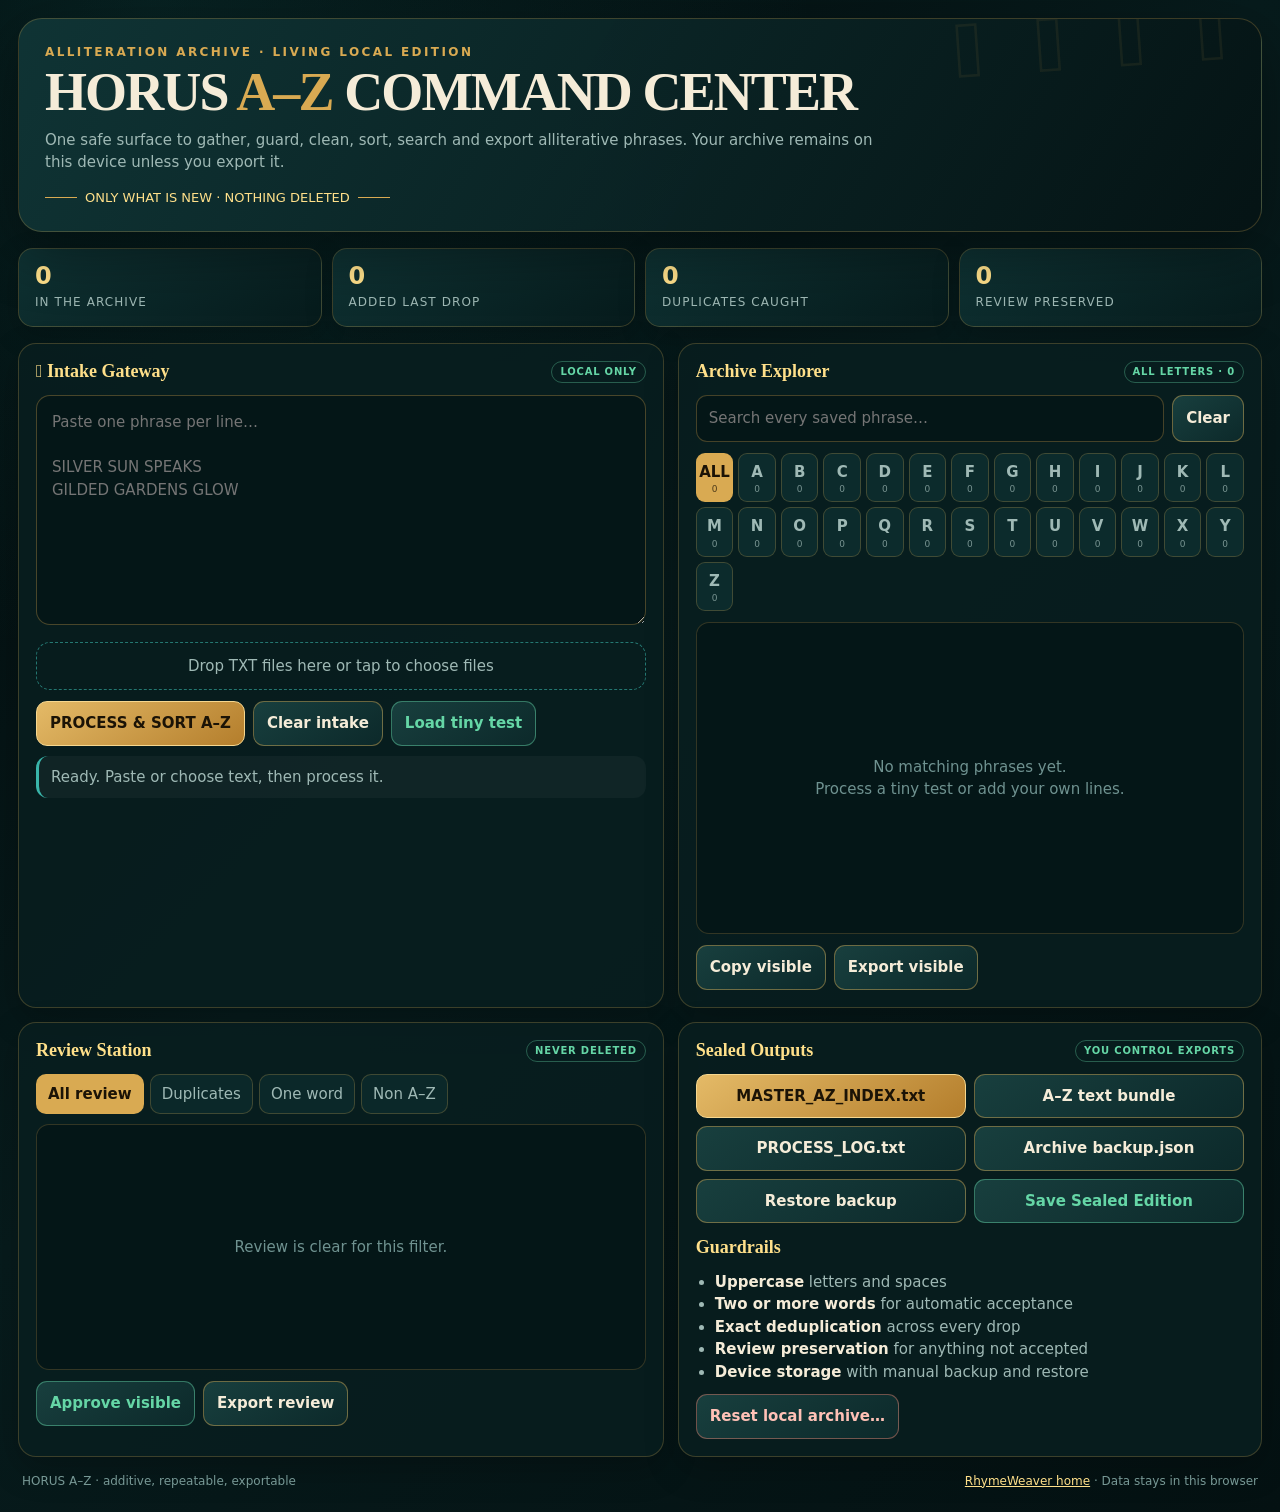
<file: backups/horus-command-center.pre-fix-20261026.html>
<!doctype html>
<html lang="en">
<head>
  <meta charset="utf-8">
  <meta name="viewport" content="width=device-width,initial-scale=1,viewport-fit=cover">
  <meta name="theme-color" content="#071b1c">
  <title>HORUS A–Z Command Center</title>
  <style>
    :root{--ink:#041112;--deep:#071b1c;--panel:#0b292a;--panel2:#103536;--teal:#1a7773;--teal2:#39b5aa;--gold:#d9aa52;--gold2:#ffe08a;--cream:#f5ecd8;--muted:#9fb9b5;--danger:#e9826f;--ok:#65d6a6;--line:rgba(217,170,82,.25);--shadow:0 18px 60px rgba(0,0,0,.38);--radius:18px}
    *{box-sizing:border-box}
    html{color-scheme:dark;scroll-behavior:smooth}
    body{margin:0;min-height:100vh;background:radial-gradient(circle at 12% 0%,rgba(26,119,115,.2),transparent 35%),linear-gradient(135deg,#020a0b,#071b1c 45%,#041112);color:var(--cream);font:15px/1.5 Inter,ui-sans-serif,system-ui,-apple-system,"Segoe UI",sans-serif}
    button,input,textarea{font:inherit}
    button{touch-action:manipulation}
    .shell{width:min(1480px,100%);margin:auto;padding:18px}
    .mast{position:relative;overflow:hidden;border:1px solid var(--line);border-radius:24px;background:linear-gradient(120deg,rgba(16,53,54,.95),rgba(5,20,21,.98));box-shadow:var(--shadow);padding:24px 26px}
    .mast:after{content:"𓂀 𓋹 𓆣 𓂀";position:absolute;right:18px;top:-18px;color:rgba(217,170,82,.08);font:80px/1 serif;letter-spacing:16px;transform:rotate(-4deg);pointer-events:none}
    .eyebrow{color:var(--gold);font-size:12px;font-weight:800;letter-spacing:.2em;text-transform:uppercase}
    h1{margin:4px 0 2px;font:700 clamp(29px,5vw,54px)/1.03 Georgia,serif;color:var(--cream);letter-spacing:-.035em}
    h1 span{color:var(--gold)}
    .sub{margin:8px 0 0;color:var(--muted);max-width:850px}
    .motto{display:inline-flex;align-items:center;gap:8px;margin-top:14px;color:var(--gold2);font-size:13px}.motto:before,.motto:after{content:"";width:32px;height:1px;background:var(--gold)}
    .stats{display:grid;grid-template-columns:repeat(4,minmax(120px,1fr));gap:10px;margin:16px 0}
    .stat{border:1px solid var(--line);border-radius:15px;background:linear-gradient(145deg,rgba(16,53,54,.9),rgba(7,27,28,.92));padding:14px 16px;box-shadow:0 8px 28px rgba(0,0,0,.2)}
    .stat b{display:block;color:var(--gold2);font-size:24px;line-height:1.1}.stat span{color:var(--muted);font-size:12px;text-transform:uppercase;letter-spacing:.09em}
    .grid{display:grid;grid-template-columns:minmax(0,1.05fr) minmax(360px,.95fr);gap:14px}
    .card{border:1px solid var(--line);border-radius:var(--radius);background:rgba(8,30,31,.92);box-shadow:0 12px 34px rgba(0,0,0,.22);padding:17px}
    .card h2{display:flex;align-items:center;justify-content:space-between;gap:8px;margin:0 0 12px;color:var(--gold2);font:700 18px/1.2 Georgia,serif}
    .tag{border:1px solid rgba(101,214,166,.35);border-radius:999px;color:var(--ok);padding:3px 8px;font:700 10px/1.4 system-ui;letter-spacing:.08em;text-transform:uppercase}
    textarea{width:100%;min-height:230px;resize:vertical;border:1px solid rgba(217,170,82,.32);border-radius:14px;background:#041617;color:var(--cream);padding:15px;outline:none}
    textarea:focus,input:focus{border-color:var(--gold);box-shadow:0 0 0 3px rgba(217,170,82,.12)}
    .drop{position:relative;border:1px dashed rgba(57,181,170,.6);border-radius:14px;padding:12px;text-align:center;color:var(--muted);margin-top:10px;transition:.2s}.drop.over{background:rgba(57,181,170,.12);border-color:var(--gold)}
    .drop input{position:absolute;inset:0;opacity:0;cursor:pointer;width:100%}
    .actions{display:flex;flex-wrap:wrap;gap:8px;margin-top:11px}
    .btn{border:1px solid rgba(217,170,82,.45);border-radius:11px;background:linear-gradient(145deg,#183f3e,#0c292a);color:var(--cream);padding:10px 13px;font-weight:750;cursor:pointer;transition:.15s}.btn:hover{transform:translateY(-1px);border-color:var(--gold)}.btn:active{transform:translateY(0)}
    .btn.primary{background:linear-gradient(145deg,#e4ba67,#b47e2c);color:#1b1306;border-color:#f6d78f}.btn.safe{border-color:rgba(101,214,166,.45);color:var(--ok)}.btn.danger{border-color:rgba(233,130,111,.45);color:#ffc1b6}
    .notice{min-height:42px;margin-top:10px;border-radius:12px;padding:10px 12px;background:rgba(255,255,255,.035);color:var(--muted);border-left:3px solid var(--teal2)}.notice.ok{border-color:var(--ok);color:#c7f7df}.notice.warn{border-color:var(--gold);color:var(--gold2)}.notice.bad{border-color:var(--danger);color:#ffc1b6}
    .search{display:flex;gap:8px}.search input{flex:1;min-width:0;border:1px solid rgba(217,170,82,.3);border-radius:11px;background:#041617;color:var(--cream);padding:11px 12px;outline:none}
    .alphabet{display:grid;grid-template-columns:repeat(13,1fr);gap:5px;margin:11px 0}.letter{border:1px solid rgba(217,170,82,.25);border-radius:9px;background:#0c2b2c;color:var(--muted);padding:7px 2px;cursor:pointer;font-weight:800}.letter.on{background:var(--gold);color:#1b1306}.letter em{display:block;font:normal 9px/1 system-ui;margin-top:2px;opacity:.75}
    .results{height:312px;overflow:auto;border:1px solid rgba(217,170,82,.22);border-radius:13px;background:#041617;padding:7px}
    .row{display:flex;gap:8px;align-items:flex-start;border-bottom:1px solid rgba(255,255,255,.06);padding:8px}.row:last-child{border:0}.row span{flex:1;word-break:break-word}.mini{border:0;border-radius:7px;background:#123c3d;color:var(--gold2);padding:4px 7px;cursor:pointer;font-size:11px}
    .empty{display:grid;place-items:center;height:100%;color:#6f9290;text-align:center;padding:25px}
    .tabs{display:flex;gap:6px;overflow:auto;margin-bottom:10px}.tab{white-space:nowrap;border:1px solid rgba(217,170,82,.25);border-radius:10px;background:#0b2829;color:var(--muted);padding:8px 11px;cursor:pointer}.tab.on{color:#1b1306;background:var(--gold);font-weight:800}
    .review{height:246px;overflow:auto;border:1px solid rgba(217,170,82,.22);border-radius:13px;background:#041617;padding:7px}
    .review .why{display:block;color:var(--danger);font-size:11px;margin-top:2px}
    .exports{display:grid;grid-template-columns:repeat(2,1fr);gap:8px}
    .rulelist{margin:0;padding-left:19px;color:var(--muted)}.rulelist strong{color:var(--cream)}
    footer{display:flex;justify-content:space-between;gap:12px;flex-wrap:wrap;color:#779895;font-size:12px;padding:15px 4px 4px}footer a{color:var(--gold2)}
    dialog{width:min(620px,calc(100% - 30px));border:1px solid var(--line);border-radius:18px;background:#082526;color:var(--cream);box-shadow:var(--shadow);padding:20px}dialog::backdrop{background:rgba(0,0,0,.72)}
    @media(max-width:900px){.grid{grid-template-columns:1fr}.stats{grid-template-columns:repeat(2,1fr)}.alphabet{grid-template-columns:repeat(9,1fr)}}
    @media(max-width:520px){.shell{padding:8px}.mast{padding:20px 16px}.stats{gap:7px}.stat{padding:12px}.alphabet{grid-template-columns:repeat(7,1fr)}.exports{grid-template-columns:1fr}.btn{flex:1 1 auto}}
  </style>
</head>
<body>
<main class="shell">
  <header class="mast">
    <div class="eyebrow">Alliteration Archive · Living Local Edition</div>
    <h1>HORUS <span>A–Z</span> COMMAND CENTER</h1>
    <p class="sub">One safe surface to gather, guard, clean, sort, search and export alliterative phrases. Your archive remains on this device unless you export it.</p>
    <div class="motto">ONLY WHAT IS NEW · NOTHING DELETED</div>
  </header>

  <section class="stats" aria-label="Archive statistics">
    <div class="stat"><b id="totalStat">0</b><span>In the archive</span></div>
    <div class="stat"><b id="lastStat">0</b><span>Added last drop</span></div>
    <div class="stat"><b id="dupeStat">0</b><span>Duplicates caught</span></div>
    <div class="stat"><b id="reviewStat">0</b><span>Review preserved</span></div>
  </section>

  <div class="grid">
    <section class="card">
      <h2>𓂀 Intake Gateway <span class="tag">Local only</span></h2>
      <textarea id="intake" placeholder="Paste one phrase per line…&#10;&#10;SILVER SUN SPEAKS&#10;GILDED GARDENS GLOW"></textarea>
      <div class="drop" id="dropZone">Drop TXT files here or tap to choose files<input id="files" type="file" accept=".txt,text/plain" multiple aria-label="Choose text files"></div>
      <div class="actions">
        <button class="btn primary" id="processBtn">PROCESS &amp; SORT A–Z</button>
        <button class="btn" id="clearInputBtn">Clear intake</button>
        <button class="btn safe" id="sampleBtn">Load tiny test</button>
      </div>
      <div class="notice" id="notice" role="status" aria-live="polite">Ready. Paste or choose text, then process it.</div>
    </section>

    <section class="card">
      <h2>Archive Explorer <span class="tag" id="viewTag">All letters</span></h2>
      <div class="search"><input id="search" type="search" placeholder="Search every saved phrase…" aria-label="Search archive"><button class="btn" id="clearSearchBtn">Clear</button></div>
      <div class="alphabet" id="alphabet" aria-label="Filter by first letter"></div>
      <div class="results" id="results"></div>
      <div class="actions"><button class="btn" id="copyViewBtn">Copy visible</button><button class="btn" id="exportViewBtn">Export visible</button></div>
    </section>

    <section class="card">
      <h2>Review Station <span class="tag">Never deleted</span></h2>
      <div class="tabs"><button class="tab on" data-review="all">All review</button><button class="tab" data-review="duplicate">Duplicates</button><button class="tab" data-review="one-word">One word</button><button class="tab" data-review="non-a-z">Non A–Z</button></div>
      <div class="review" id="review"></div>
      <div class="actions"><button class="btn safe" id="approveAllBtn">Approve visible</button><button class="btn" id="exportReviewBtn">Export review</button></div>
    </section>

    <section class="card">
      <h2>Sealed Outputs <span class="tag">You control exports</span></h2>
      <div class="exports">
        <button class="btn primary" id="masterBtn">MASTER_AZ_INDEX.txt</button>
        <button class="btn" id="azBtn">A–Z text bundle</button>
        <button class="btn" id="logBtn">PROCESS_LOG.txt</button>
        <button class="btn" id="backupBtn">Archive backup.json</button>
        <button class="btn" id="restoreBtn">Restore backup</button>
        <button class="btn safe" id="sealedBtn">Save Sealed Edition</button>
      </div>
      <input id="restoreFile" type="file" accept="application/json,.json" hidden>
      <div style="height:14px"></div>
      <h2>Guardrails</h2>
      <ul class="rulelist">
        <li><strong>Uppercase</strong> letters and spaces</li>
        <li><strong>Two or more words</strong> for automatic acceptance</li>
        <li><strong>Exact deduplication</strong> across every drop</li>
        <li><strong>Review preservation</strong> for anything not accepted</li>
        <li><strong>Device storage</strong> with manual backup and restore</li>
      </ul>
      <div class="actions"><button class="btn danger" id="resetBtn">Reset local archive…</button></div>
    </section>
  </div>
  <footer><span>HORUS A–Z · additive, repeatable, exportable</span><span><a href="./">RhymeWeaver home</a> · Data stays in this browser</span></footer>
</main>

<dialog id="confirmDialog">
  <h2 style="color:var(--gold2);font-family:Georgia,serif">Reset this browser’s local archive?</h2>
  <p>This clears only the saved copy inside this browser. Export a backup first if you want to recover it later. Nothing in GitHub or on your HP is changed.</p>
  <div class="actions"><button class="btn" id="cancelReset">Cancel</button><button class="btn danger" id="confirmReset">Reset local copy</button></div>
</dialog>

<script>
(() => {
  'use strict';
  const KEY='HORUS_AZ_COMMAND_CENTER_V1';
  const LETTERS='ABCDEFGHIJKLMNOPQRSTUVWXYZ'.split('');
  const $=id=>document.getElementById(id);
  const fresh=()=>({version:1,phrases:[],review:[],logs:[],lastAdded:0,totalDupes:0});
  let state=load(), activeLetter='ALL', reviewFilter='all';

  function load(){try{const x=JSON.parse(localStorage.getItem(KEY));return x&&Array.isArray(x.phrases)&&Array.isArray(x.review)?Object.assign(fresh(),x):fresh()}catch{return fresh()}}
  function save(){localStorage.setItem(KEY,JSON.stringify(state));render()}
  function clean(raw){return String(raw).normalize('NFKD').replace(/[\u0300-\u036f]/g,'').toUpperCase().replace(/[^A-Z\s]/g,' ').replace(/\s+/g,' ').trim()}
  function reason(text){if(!text)return 'blank';if(!/^[A-Z]/.test(text))return 'non-a-z';if(text.split(' ').length<2)return 'one-word';return ''}
  function addReview(raw,normalized,why,source){state.review.push({id:crypto.randomUUID?crypto.randomUUID():Date.now()+'-'+Math.random(),raw:String(raw),text:normalized,why,source,at:new Date().toISOString()})}
  function processLines(lines,source='PASTE'){
    const known=new Set(state.phrases), batch=new Set();let added=0,dupes=0,reviewed=0,blanks=0;
    for(const raw of lines){const text=clean(raw);if(!text){blanks++;continue}const why=reason(text);if(why){addReview(raw,text,why,source);reviewed++;continue}if(known.has(text)||batch.has(text)){addReview(raw,text,'duplicate',source);dupes++;reviewed++;continue}batch.add(text);known.add(text);state.phrases.push(text);added++}
    state.phrases.sort((a,b)=>a.localeCompare(b));state.lastAdded=added;state.totalDupes+=dupes;
    state.logs.unshift({at:new Date().toISOString(),source,scanned:lines.length,added,duplicates:dupes,review:reviewed,blank:blanks});
    save();message(`Complete: ${added} new · ${dupes} duplicates · ${reviewed} review · ${blanks} blank`,added?'ok':'warn');
  }
  function message(text,type=''){const n=$('notice');n.textContent=text;n.className='notice '+type}
  function counts(){const c=Object.fromEntries(LETTERS.map(x=>[x,0]));state.phrases.forEach(x=>{if(c[x[0]]!==undefined)c[x[0]]++});return c}
  function visible(){const q=$('search').value.trim().toUpperCase();return state.phrases.filter(x=>(activeLetter==='ALL'||x[0]===activeLetter)&&(!q||x.includes(q)))}
  function visibleReview(){return state.review.filter(x=>reviewFilter==='all'||x.why===reviewFilter)}
  function render(){
    $('totalStat').textContent=state.phrases.length.toLocaleString();$('lastStat').textContent=state.lastAdded.toLocaleString();$('dupeStat').textContent=state.totalDupes.toLocaleString();$('reviewStat').textContent=state.review.length.toLocaleString();
    const c=counts(), a=$('alphabet');a.innerHTML='';
    [['ALL',state.phrases.length],...LETTERS.map(x=>[x,c[x]])].forEach(([l,n])=>{const b=document.createElement('button');b.className='letter '+(activeLetter===l?'on':'');b.innerHTML=`${l}<em>${n}</em>`;b.onclick=()=>{activeLetter=l;render()};a.appendChild(b)});
    const list=visible();$('viewTag').textContent=(activeLetter==='ALL'?'All letters':activeLetter)+' · '+list.length;
    const box=$('results');box.innerHTML='';if(!list.length)box.innerHTML='<div class="empty">No matching phrases yet.<br>Process a tiny test or add your own lines.</div>';else list.slice(0,3000).forEach(text=>{const r=document.createElement('div');r.className='row';const s=document.createElement('span');s.textContent=text;const b=document.createElement('button');b.className='mini';b.textContent='COPY';b.onclick=()=>copy(text);r.append(s,b);box.appendChild(r)});
    const rv=visibleReview(), rb=$('review');rb.innerHTML='';if(!rv.length)rb.innerHTML='<div class="empty">Review is clear for this filter.</div>';else rv.slice(0,3000).forEach(item=>{const r=document.createElement('div');r.className='row';const s=document.createElement('span');s.textContent=item.text||item.raw;const why=document.createElement('small');why.className='why';why.textContent=item.why+' · '+item.source;s.appendChild(why);const b=document.createElement('button');b.className='mini';b.textContent='APPROVE';b.onclick=()=>approve(item.id);r.append(s,b);rb.appendChild(r)});
  }
  function approve(id){const i=state.review.findIndex(x=>x.id===id);if(i<0)return;const item=state.review[i],text=clean(item.text||item.raw);if(!text){message('That line is blank after cleaning.','bad');return}if(state.phrases.includes(text)){item.why='duplicate';message('Already in archive; preserved as duplicate.','warn');save();return}state.phrases.push(text);state.phrases.sort((a,b)=>a.localeCompare(b));state.review.splice(i,1);state.logs.unshift({at:new Date().toISOString(),source:'REVIEW APPROVAL',scanned:1,added:1,duplicates:0,review:0,blank:0});state.lastAdded=1;save();message('Review line approved and added.','ok')}
  function approveVisible(){const ids=visibleReview().map(x=>x.id);let added=0;for(const id of ids){const i=state.review.findIndex(x=>x.id===id);if(i<0)continue;const text=clean(state.review[i].text||state.review[i].raw);if(text&&!state.phrases.includes(text)){state.phrases.push(text);state.review.splice(i,1);added++}}
    state.phrases.sort((a,b)=>a.localeCompare(b));state.lastAdded=added;state.logs.unshift({at:new Date().toISOString(),source:'BULK REVIEW APPROVAL',scanned:ids.length,added,duplicates:ids.length-added,review:0,blank:0});save();message(`${added} review lines approved; existing duplicates stayed in review.`,added?'ok':'warn')}
  function download(name,text,type='text/plain'){const blob=new Blob([text],{type:type+';charset=utf-8'}),url=URL.createObjectURL(blob),a=document.createElement('a');a.href=url;a.download=name;document.body.appendChild(a);a.click();a.remove();setTimeout(()=>URL.revokeObjectURL(url),1500);message(`Downloaded ${name}`,'ok')}
  async function copy(text){try{await navigator.clipboard.writeText(text);message('Copied to clipboard.','ok')}catch{message('Copy was blocked; use Export instead.','bad')}}
  function logText(){return ['HORUS A-Z PROCESS LOG','GENERATED '+new Date().toISOString(),'','DATE\tSOURCE\tSCANNED\tADDED\tDUPLICATES\tREVIEW\tBLANK',...state.logs.map(x=>[x.at,x.source,x.scanned,x.added,x.duplicates,x.review,x.blank].join('\t'))].join('\n')}
  function azBundle(){return LETTERS.map(l=>`===== ${l}.txt =====\n${state.phrases.filter(x=>x[0]===l).join('\n')}`).join('\n\n')}
  function sealed(){const seed=`<script>localStorage.setItem(${JSON.stringify(KEY)},${JSON.stringify(JSON.stringify(state))});<\/script>`;const html='<!doctype html>\n'+document.documentElement.outerHTML.replace('<head>','<head>'+seed);download('HORUS_AZ_SEALED_EDITION.html',html,'text/html')}

  $('processBtn').onclick=()=>{const v=$('intake').value;if(!v.trim()){message('Paste text or choose TXT files first.','bad');return}processLines(v.split(/\r?\n/),'PASTE');$('intake').value=''};
  $('clearInputBtn').onclick=()=>{$('intake').value='';message('Intake cleared; saved archive unchanged.')};
  $('sampleBtn').onclick=()=>{$('intake').value='SILVER SUN SPEAKS\nGILDED GARDENS GLOW\nSILVER SUN SPEAKS\nLONE\nRADIANT RIVERS RISE';message('Tiny test loaded. Press PROCESS & SORT A–Z.')};
  $('search').oninput=render;$('clearSearchBtn').onclick=()=>{$('search').value='';activeLetter='ALL';render()};
  $('copyViewBtn').onclick=()=>copy(visible().join('\n'));$('exportViewBtn').onclick=()=>download(activeLetter==='ALL'?'VISIBLE_AZ_RESULTS.txt':activeLetter+'.txt',visible().join('\n'));
  document.querySelectorAll('.tab').forEach(b=>b.onclick=()=>{document.querySelectorAll('.tab').forEach(x=>x.classList.remove('on'));b.classList.add('on');reviewFilter=b.dataset.review;render()});
  $('approveAllBtn').onclick=approveVisible;$('exportReviewBtn').onclick=()=>download('REVIEW_NOT_DELETED.txt',visibleReview().map(x=>`${x.why}\t${x.text||x.raw}\t${x.source}`).join('\n'));
  $('masterBtn').onclick=()=>download('MASTER_AZ_INDEX.txt',state.phrases.join('\n'));$('azBtn').onclick=()=>download('A_Z_TEXT_BUNDLE.txt',azBundle());$('logBtn').onclick=()=>download('PROCESS_LOG.txt',logText());
  $('backupBtn').onclick=()=>download('HORUS_ARCHIVE_BACKUP.json',JSON.stringify(state,null,2),'application/json');$('sealedBtn').onclick=sealed;
  $('restoreBtn').onclick=()=>$('restoreFile').click();$('restoreFile').onchange=async e=>{const f=e.target.files[0];if(!f)return;try{const x=JSON.parse(await f.text());if(!Array.isArray(x.phrases)||!Array.isArray(x.review))throw Error();state=Object.assign(fresh(),x);save();message('Backup restored successfully.','ok')}catch{message('That file is not a valid HORUS backup.','bad')}e.target.value=''};
  const dz=$('dropZone');['dragenter','dragover'].forEach(ev=>dz.addEventListener(ev,e=>{e.preventDefault();dz.classList.add('over')}));['dragleave','drop'].forEach(ev=>dz.addEventListener(ev,e=>{e.preventDefault();dz.classList.remove('over')}));dz.addEventListener('drop',e=>readFiles(e.dataTransfer.files));$('files').onchange=e=>readFiles(e.target.files);
  async function readFiles(files){const all=[];for(const f of files){try{all.push(...(await f.text()).split(/\r?\n/))}catch{message(`Could not read ${f.name}.`,'bad')}}if(all.length)processLines(all,[...files].map(x=>x.name).join(', '));$('files').value=''}
  const d=$('confirmDialog');$('resetBtn').onclick=()=>d.showModal();$('cancelReset').onclick=()=>d.close();$('confirmReset').onclick=()=>{state=fresh();localStorage.removeItem(KEY);d.close();render();message('Local browser archive reset. GitHub and HP files were not changed.','warn')};
  window.addEventListener('storage',e=>{if(e.key===KEY){state=load();render()}});render();
})();
</script>
</body>
</html>
</file>
<file: horus-solar-funnel.css>
/* Ancient-sun edition. Existing archive IDs and behavior are preserved. */
:root{--gold:#c8a063;--gold2:#f3d493;--cream:#f6edda;--muted:#b1b0a1;--line:rgba(200,160,99,.28);--radius:8px}
body{background:radial-gradient(ellipse at 80% 0,rgba(159,105,36,.13),transparent 45%),#080d0e;color:var(--cream)}
.shell{width:min(1500px,100%);padding:24px 28px}
.mast{padding:52px 48px;min-height:310px;border-radius:9px;background:linear-gradient(90deg,rgba(6,10,11,.97) 0,rgba(6,10,11,.82) 42%,rgba(6,10,11,.08) 85%),url('solar-archive.jpg') center/cover;box-shadow:0 28px 80px #0008;border-color:#9c764744}
.mast:after{content:none}.mast .eyebrow{letter-spacing:.27em;color:#edc988;font-size:11px}.mast h1{max-width:770px;font-size:clamp(34px,4.9vw,68px);line-height:1.02;font-weight:400;letter-spacing:-.045em;margin:13px 0}.mast .sub{max-width:620px;color:#c5c1af}.mast .motto{font-size:11px;letter-spacing:.16em;margin-top:22px}
.card,.stat{background:linear-gradient(155deg,#122022,#0a1517);border-radius:8px}.card h2{font-weight:500}.stat{border-color:#90744535}.stat span{font-size:10px;letter-spacing:.12em}.stat b{font-family:Georgia,serif;font-weight:400;font-size:28px}
.btn{border-radius:5px;padding:11px 15px;background:linear-gradient(135deg,#192b2c,#122122);font-weight:650}.btn.primary{background:linear-gradient(130deg,#efce8e,#c19755);border-color:#ffe1a1;color:#241907;box-shadow:0 4px 20px #c89c4924}.btn:disabled{opacity:.42;cursor:not-allowed;transform:none}.btn:focus-visible,select:focus-visible{outline:2px solid #f3d493;outline-offset:3px}
.tag{font-size:9px;border-radius:4px}.tabs .tab{border-radius:4px}.letter{border-radius:3px}.notice{border-radius:4px}
.solar-funnel{grid-column:1/-1;padding:0;border:1px solid #bb975058;border-radius:8px;overflow:hidden;background:linear-gradient(120deg,#152628,#0c191a);box-shadow:0 20px 60px #0005}
.solar-heading{display:flex;justify-content:space-between;align-items:center;gap:22px;padding:25px 30px;border-bottom:1px solid #bb975040;background:linear-gradient(90deg,#112123,#1b2926)}
.solar-heading h2{display:block;margin:6px 0 4px;font:400 clamp(25px,3vw,38px)/1.1 Georgia,serif;color:#f0d49d;letter-spacing:-.025em}.solar-heading p{margin:0;color:#b4b8aa;max-width:780px;font-size:13px}.solar-kicker{font-size:10px;letter-spacing:.25em;font-weight:750;color:#cda86a}.solar-seal{flex:0 0 63px;width:63px;height:63px;border:1px solid #ba955d;border-radius:50%;display:grid;place-items:center;font:26px Georgia,serif;color:#eed49a;box-shadow:inset 0 0 0 6px #163032,inset 0 0 0 7px #bd9a5044}
.solar-layout{display:grid;grid-template-columns:minmax(0,1.15fr) minmax(300px,.85fr)}.solar-intake{padding:26px 30px;border-right:1px solid #bb97502b}.solar-destination{padding:26px 30px;background:#07131466}
.solar-step{display:flex;gap:10px;align-items:center;margin-bottom:12px;color:#d0c3a7;font-size:11px;letter-spacing:.15em;text-transform:uppercase}.solar-step b{font:21px Georgia,serif;color:#d8b77c;border-bottom:1px solid #d8b77c;padding:0 2px 4px}
#funnelPaste{min-height:150px;background:#061112;border-radius:5px;border-color:#b38d424d;font-size:15px;line-height:1.6}.funnel-drop{border:1px dashed #bd975369;background:#0c1d1e;padding:19px 20px;margin-top:12px;border-radius:5px;color:#d0c3a7;transition:background .2s}.funnel-drop strong{display:block;color:#ebd1a0;font-weight:500;font-family:Georgia,serif;font-size:19px}.funnel-drop small{display:block;color:#9daaa6;margin-top:4px}.funnel-drop.over{background:#284037;border-color:#f6d598}
.solar-source{display:block;font-size:12px;color:#b9b6a6;margin-top:15px}.solar-source select{display:block;width:100%;margin-top:6px;padding:11px;background:#081517;border:1px solid #ad8e524d;border-radius:4px;color:#f3e9d3;font:inherit}.funnel-connection{padding:10px 12px;border-left:2px solid #aa8750;background:#1c292344;color:#d7bf88;font:10px/1.5 system-ui;letter-spacing:.13em;word-break:break-word}
.solar-path{font:12px/1.65 Consolas,monospace;color:#c4bea9;overflow-wrap:anywhere;margin:12px 0 0}.solar-help{font-size:12px;line-height:1.65;color:#9faeaa;margin:10px 0 18px}.solar-help strong{color:#d2c3a7;font-weight:500}.solar-actions{display:flex;flex-direction:column;gap:9px;margin-top:16px}.solar-actions .btn{text-align:center;padding:15px;font-size:12px;letter-spacing:.09em}.solar-actions .btn.primary{font-size:14px;letter-spacing:.13em}
.solar-safety{margin:16px 0 0;padding:10px 0;border-top:1px solid #a98b4d33;font-size:11px;line-height:1.7;color:#a6b4aa}.solar-safety b{color:#d6c28f;font-weight:600}.funnel-queue{font-size:11px;color:#aeb8ad;margin:12px 0 0}.funnel-queue-list{margin:6px 0 0;padding-left:16px;max-height:90px;overflow:auto;color:#91aaa4;font:11px/1.5 Consolas,monospace;overflow-wrap:anywhere}
.solar-result{padding:0 30px 24px}.solar-result .notice{font-size:13px;background:#050e0f77;margin-top:0}.funnel-busy{display:inline-block;width:9px;height:9px;background:#dbbb76;border-radius:50%;margin-right:5px;animation:solar-pulse 1.1s infinite}.funnel-busy[hidden]{display:none}.solar-run{display:flex;align-items:center;justify-content:space-between;gap:15px;flex-wrap:wrap;margin-top:13px}.solar-run b{font-weight:500;color:#e8cf9c;font-family:Georgia,serif;font-size:18px}.solar-run p{font:11px/1.55 Consolas,monospace;color:#9ea99e;max-width:920px;overflow-wrap:anywhere;margin:5px 0}
.funnel-browser{border-top:1px solid #b3915544;margin-top:16px;padding-top:15px}.funnel-browser[hidden]{display:none}.funnel-browser-header{display:flex;justify-content:space-between;align-items:center}.funnel-browser-header h3{margin:0;color:#e8cc91;font:20px Georgia,serif}.funnel-browser-groups{display:flex;flex-wrap:wrap;gap:6px;max-height:160px;overflow:auto;margin:12px 0}.funnel-browser-groups .btn,.funnel-browser-files .btn{font-size:11px;padding:7px 10px}.funnel-browser-files{display:flex;flex-wrap:wrap;gap:6px;margin:8px 0}.funnel-preview{max-height:340px;overflow:auto;white-space:pre-wrap;word-break:break-word;background:#041011;border:1px solid #a98b4d33;padding:12px;border-radius:4px;color:#c8d4ca;font:12px/1.6 Consolas,monospace}.funnel-preview:empty{display:none}
@keyframes solar-pulse{50%{opacity:.3;box-shadow:0 0 12px #e8c077}}@media(prefers-reduced-motion:reduce){html{scroll-behavior:auto}.funnel-busy{animation:none}.btn{transition:none}}
@media(max-width:900px){.shell{padding:15px}.mast{padding:37px 30px}.solar-layout{grid-template-columns:1fr}.solar-intake{border-right:0;border-bottom:1px solid #bb97502b}.solar-destination{padding-top:22px}.solar-actions{flex-direction:row;flex-wrap:wrap}.solar-actions .btn{flex:1 1 220px}.solar-heading{padding:22px 24px}.solar-intake,.solar-destination{padding:23px 24px}.solar-result{padding:0 24px 22px}}
@media(max-width:520px){.shell{padding:8px}.mast{min-height:300px;padding:32px 23px;background-position:58% center}.mast h1{font-size:37px}.mast .sub{max-width:290px;font-size:12px}.mast .eyebrow{font-size:9px}.solar-seal{display:none}.solar-heading,.solar-intake,.solar-destination{padding:20px}.solar-heading h2{font-size:29px}.solar-heading p{font-size:12px}.solar-result{padding:0 20px 20px}.solar-step{font-size:10px}.solar-actions{flex-direction:column}.solar-actions .btn{flex:auto}.solar-run{align-items:flex-start}.funnel-queue-list{max-height:70px}}

/* Letter chambers borrow the supplied Vortex's glyph vocabulary, not its blank URLs. */
.solar-balance{font:10px/1.6 system-ui;letter-spacing:.08em;color:#b9c8a8;margin:12px 0}.solar-chamber-strip{margin-top:20px;padding-top:18px;border-top:1px solid #b3915044}.solar-chamber-grid{display:grid;grid-template-columns:repeat(13,minmax(0,1fr));gap:6px;margin-top:12px}.solar-chamber{display:flex;flex-direction:column;align-items:center;justify-content:center;gap:2px;min-height:91px;padding:8px 3px;border:1px solid #b3915044;border-radius:5px;background:radial-gradient(ellipse at 50% 20%,#30321f,#102022);color:#eed098;cursor:pointer;transition:border-color .2s,background .2s}.solar-chamber .solar-glyph{font:35px/1.1 'Segoe UI Historic','Noto Sans Egyptian Hieroglyphs',serif;color:#e5be73;text-shadow:0 1px 0 #000}.solar-chamber b{font:17px Georgia,serif}.solar-chamber small{font:9px system-ui;color:#aab9a6}.solar-chamber:hover:not(:disabled){border-color:#e6c17c;background:#213b33}.solar-chamber:disabled{opacity:.34;cursor:not-allowed}.solar-chamber:focus-visible{outline:2px solid #e6c17c;outline-offset:2px}.solar-chamber-strip .solar-kicker{font-size:9px;letter-spacing:.13em}@media(max-width:900px){.solar-chamber-grid{grid-template-columns:repeat(9,minmax(0,1fr))}}@media(max-width:520px){.solar-chamber-grid{grid-template-columns:repeat(6,minmax(0,1fr))}.solar-chamber{min-height:82px}.solar-chamber .solar-glyph{font-size:29px}}
</file>
